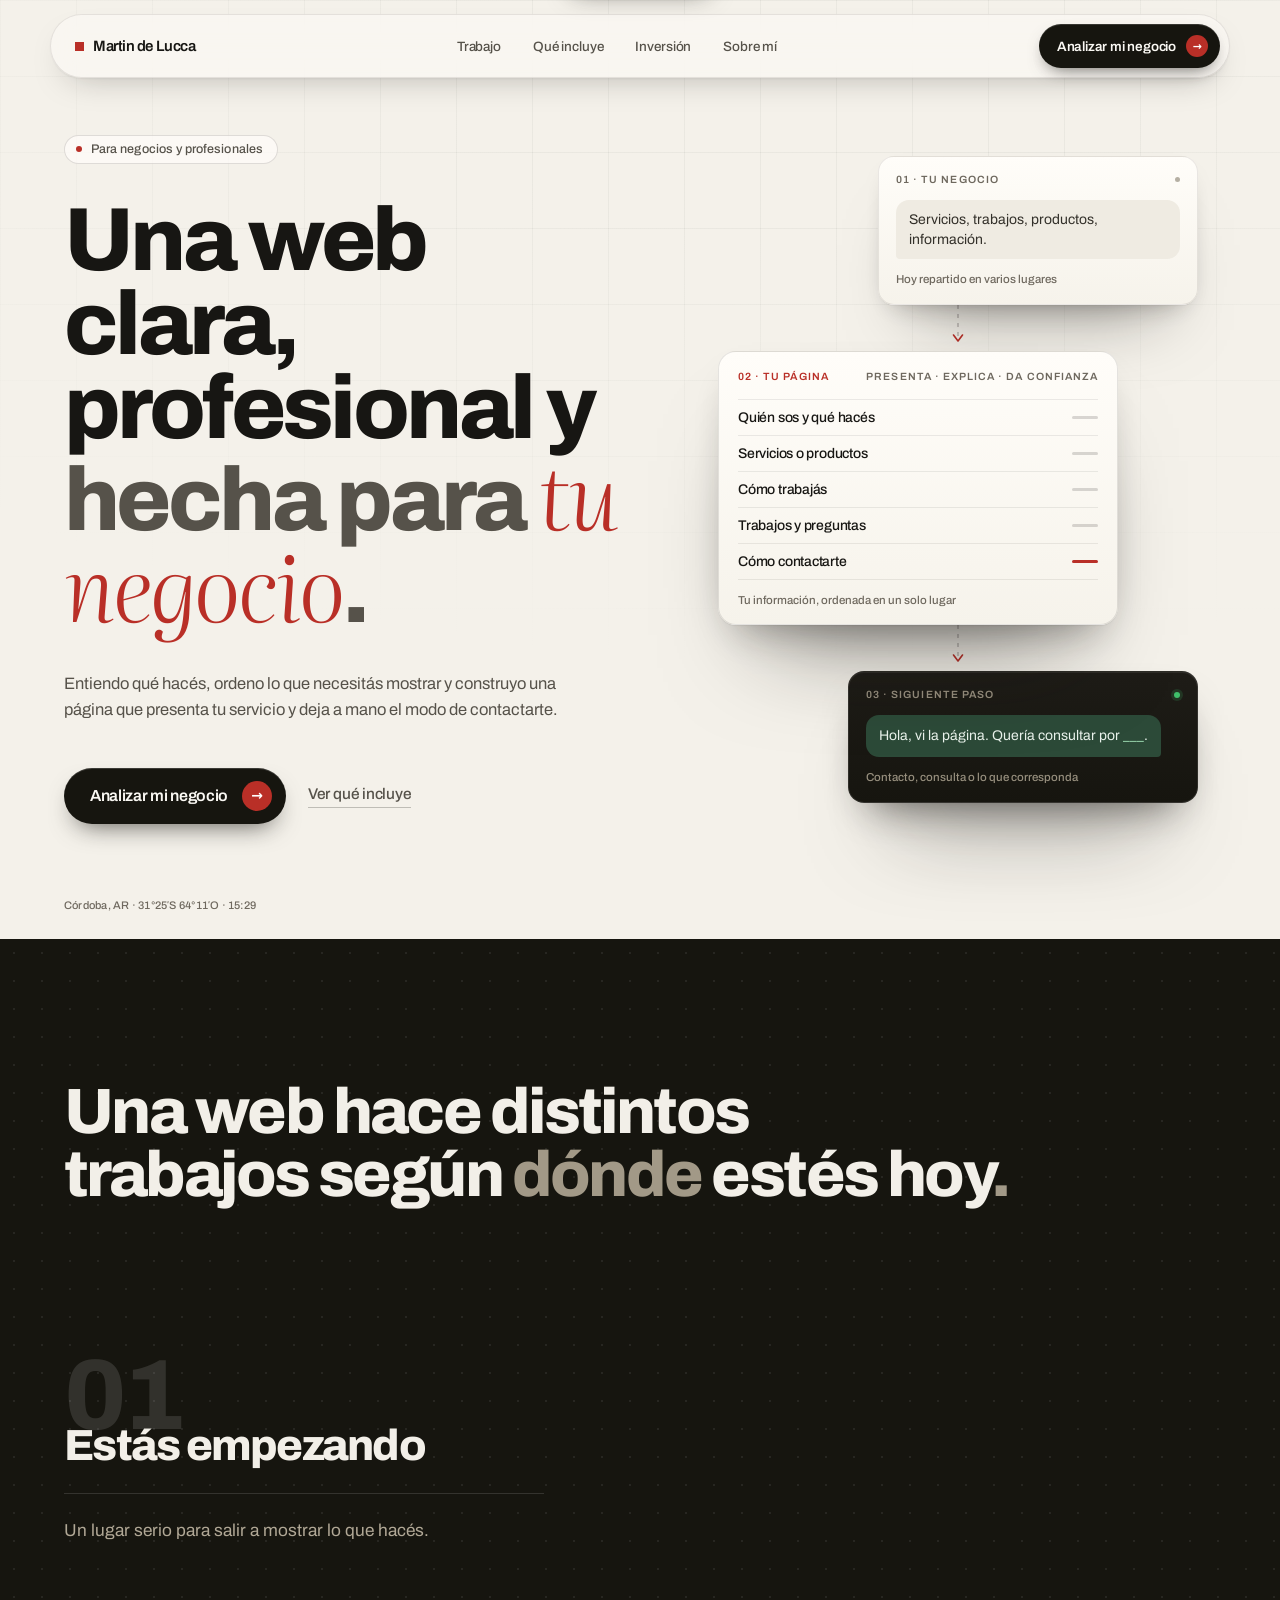
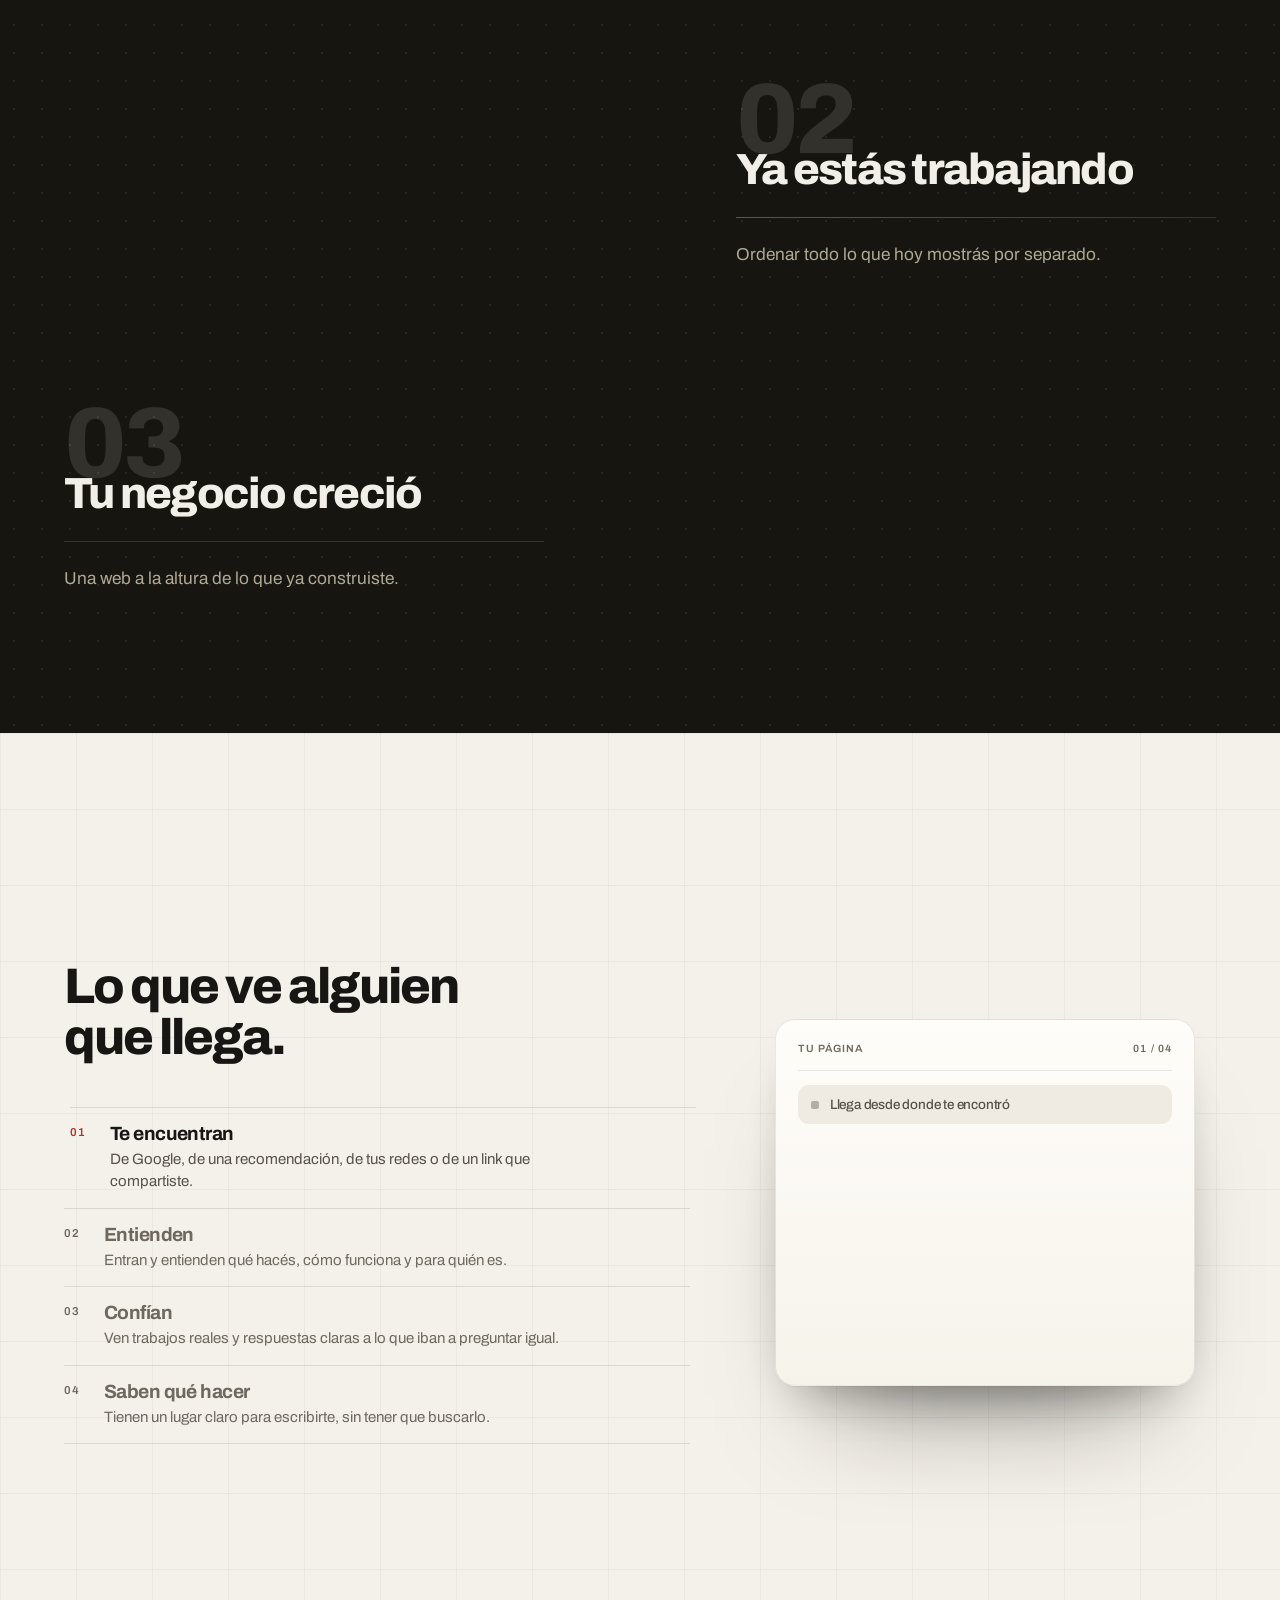
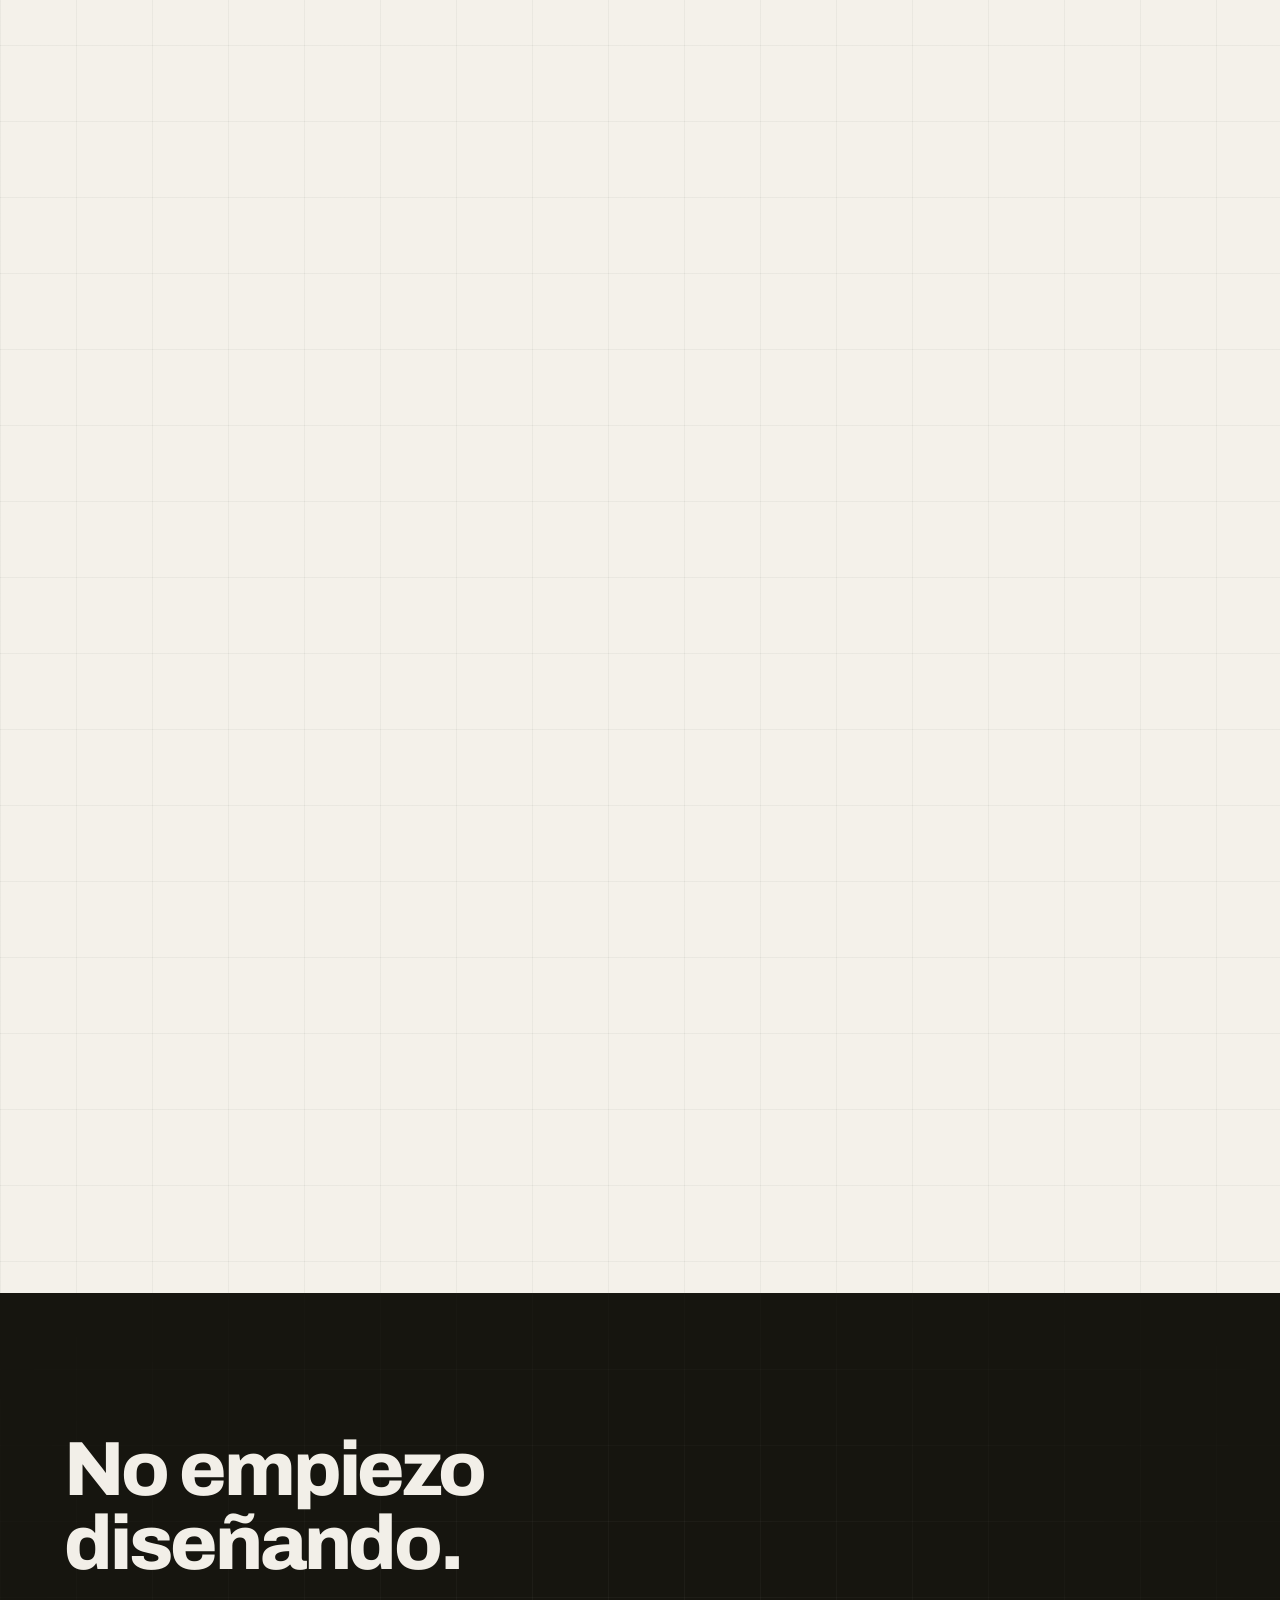
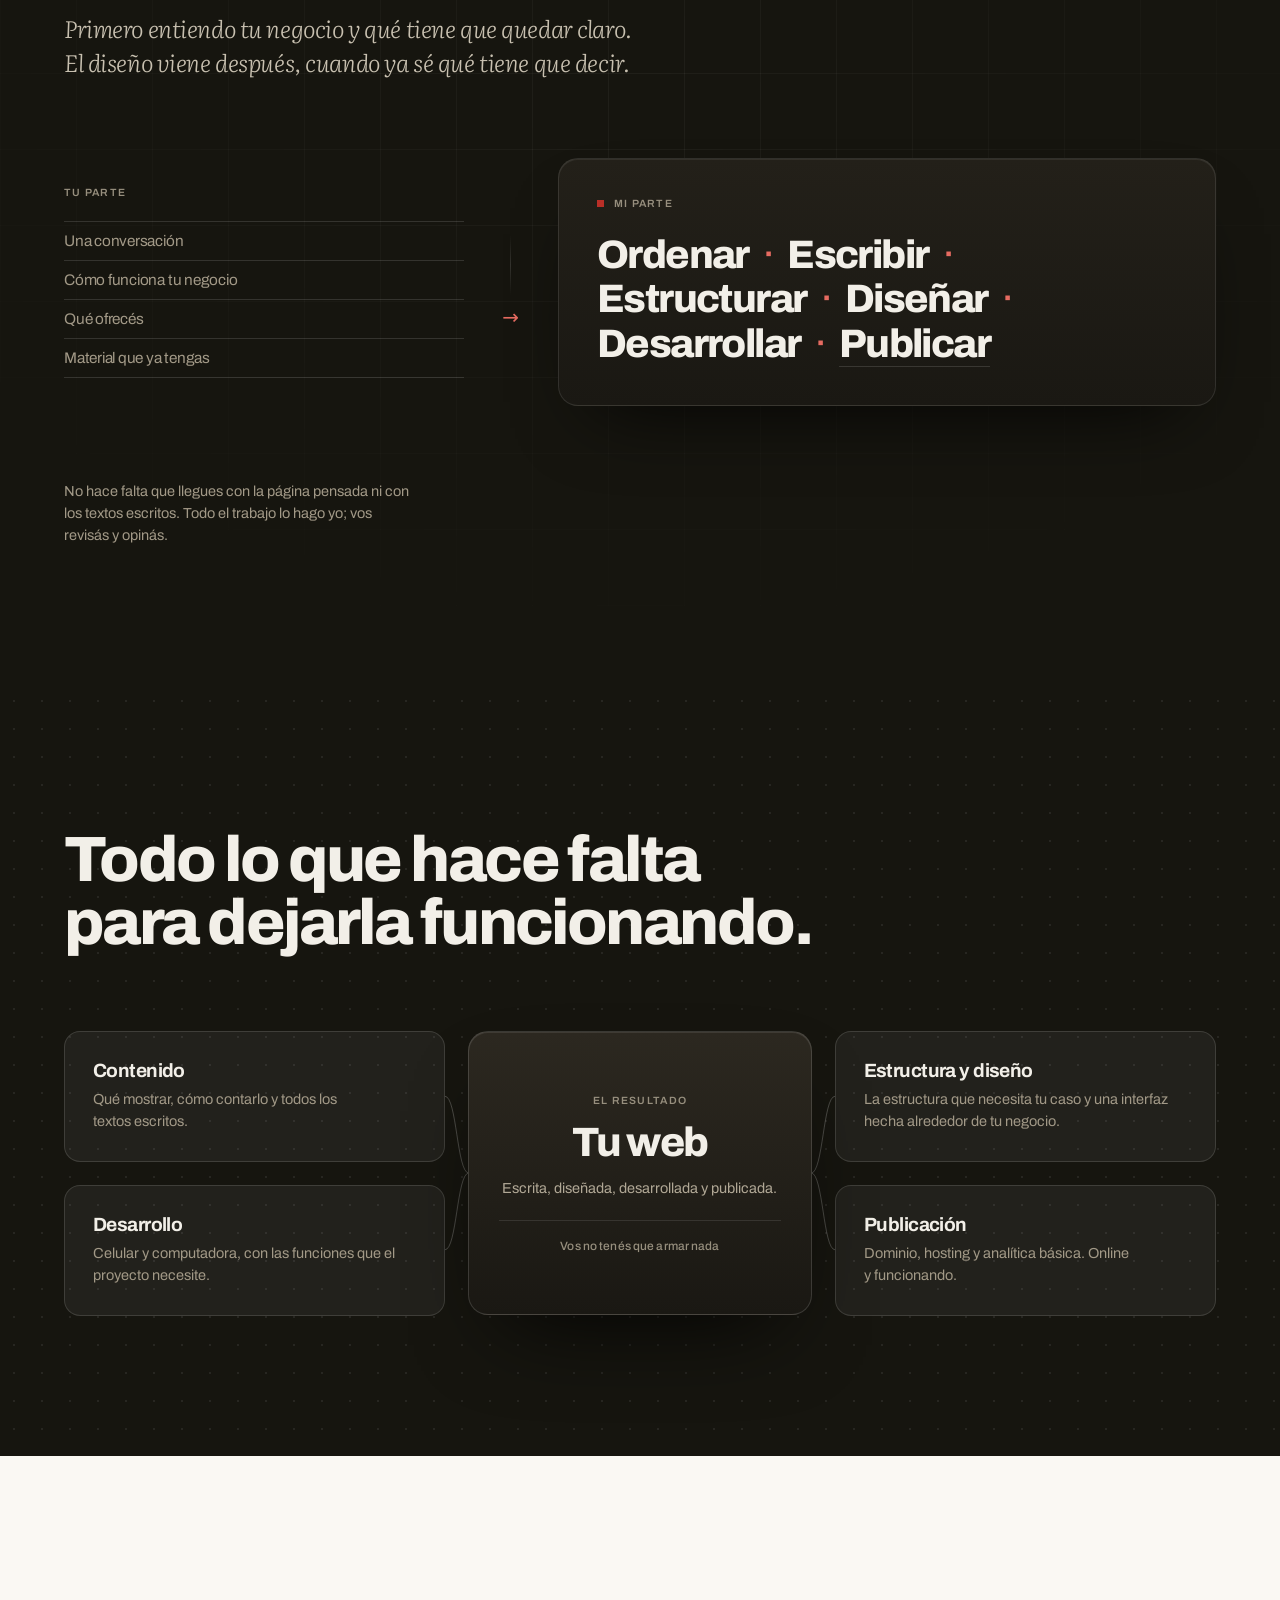
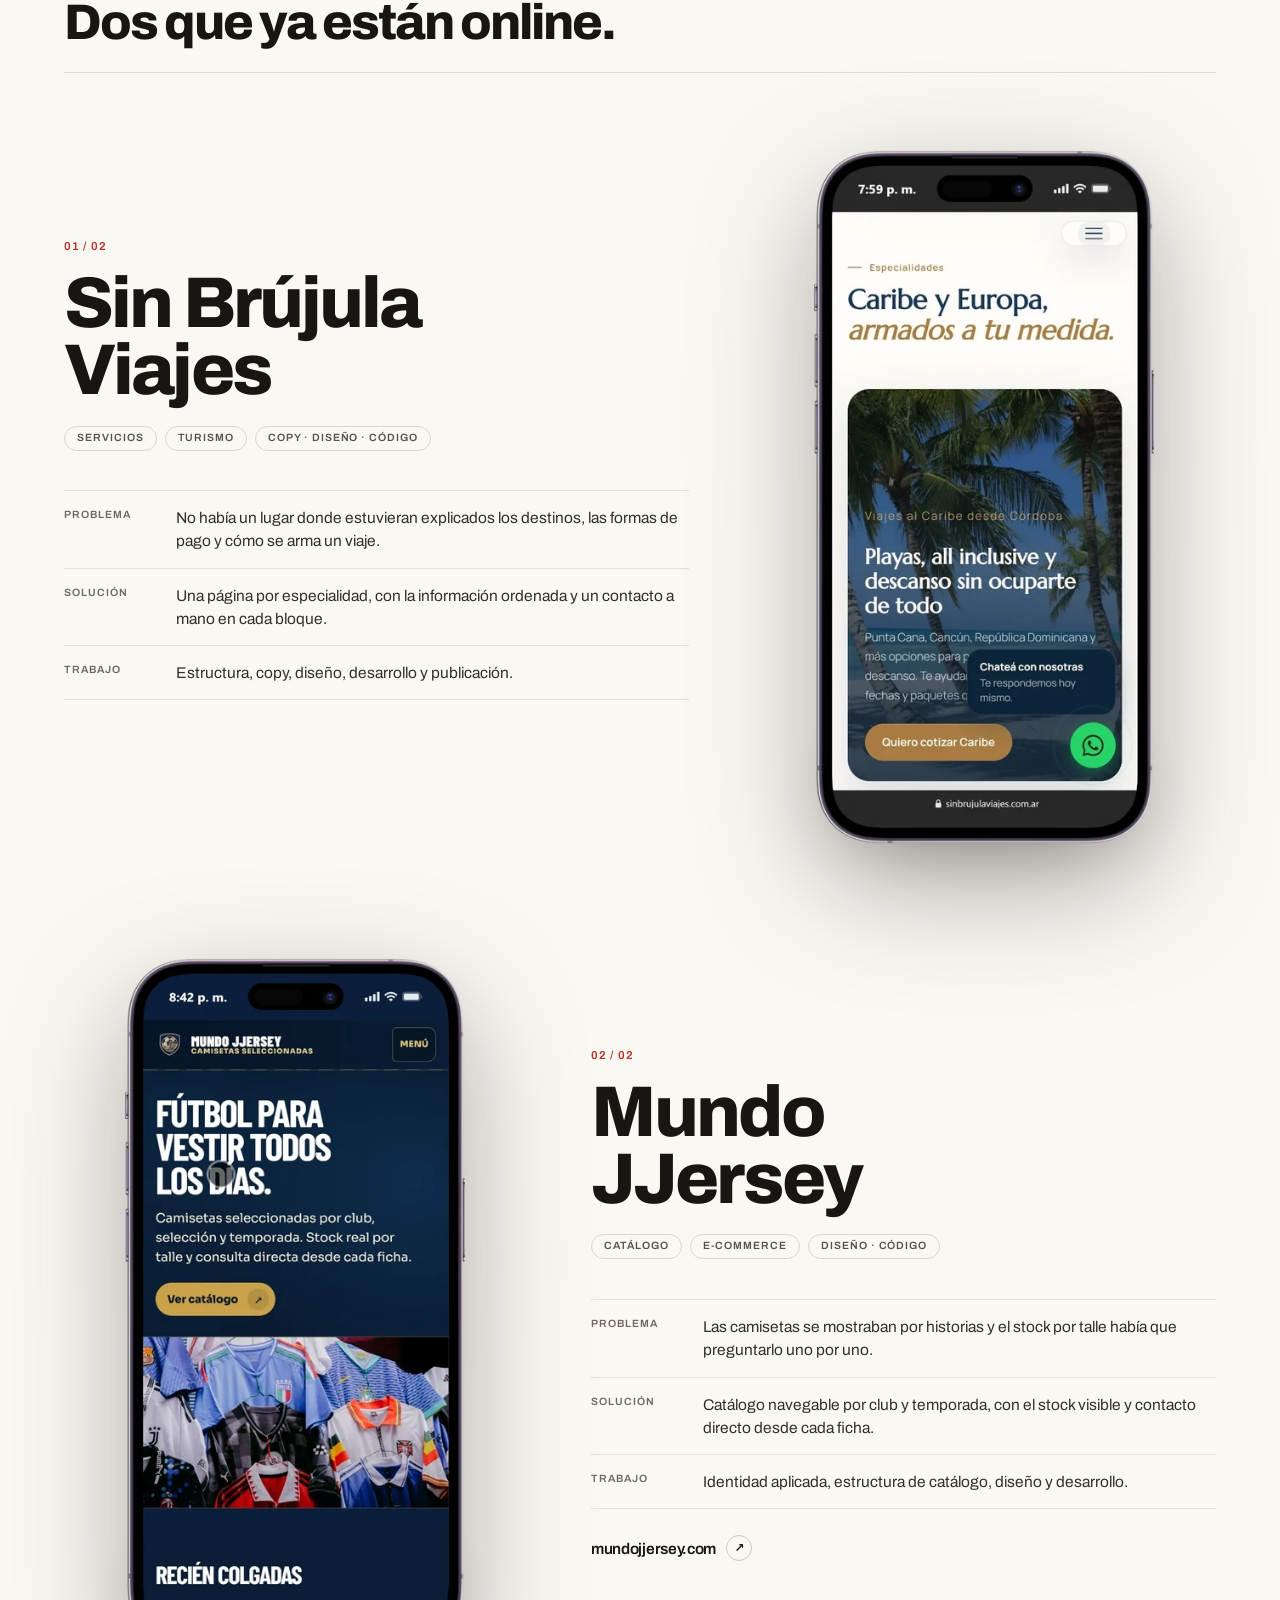
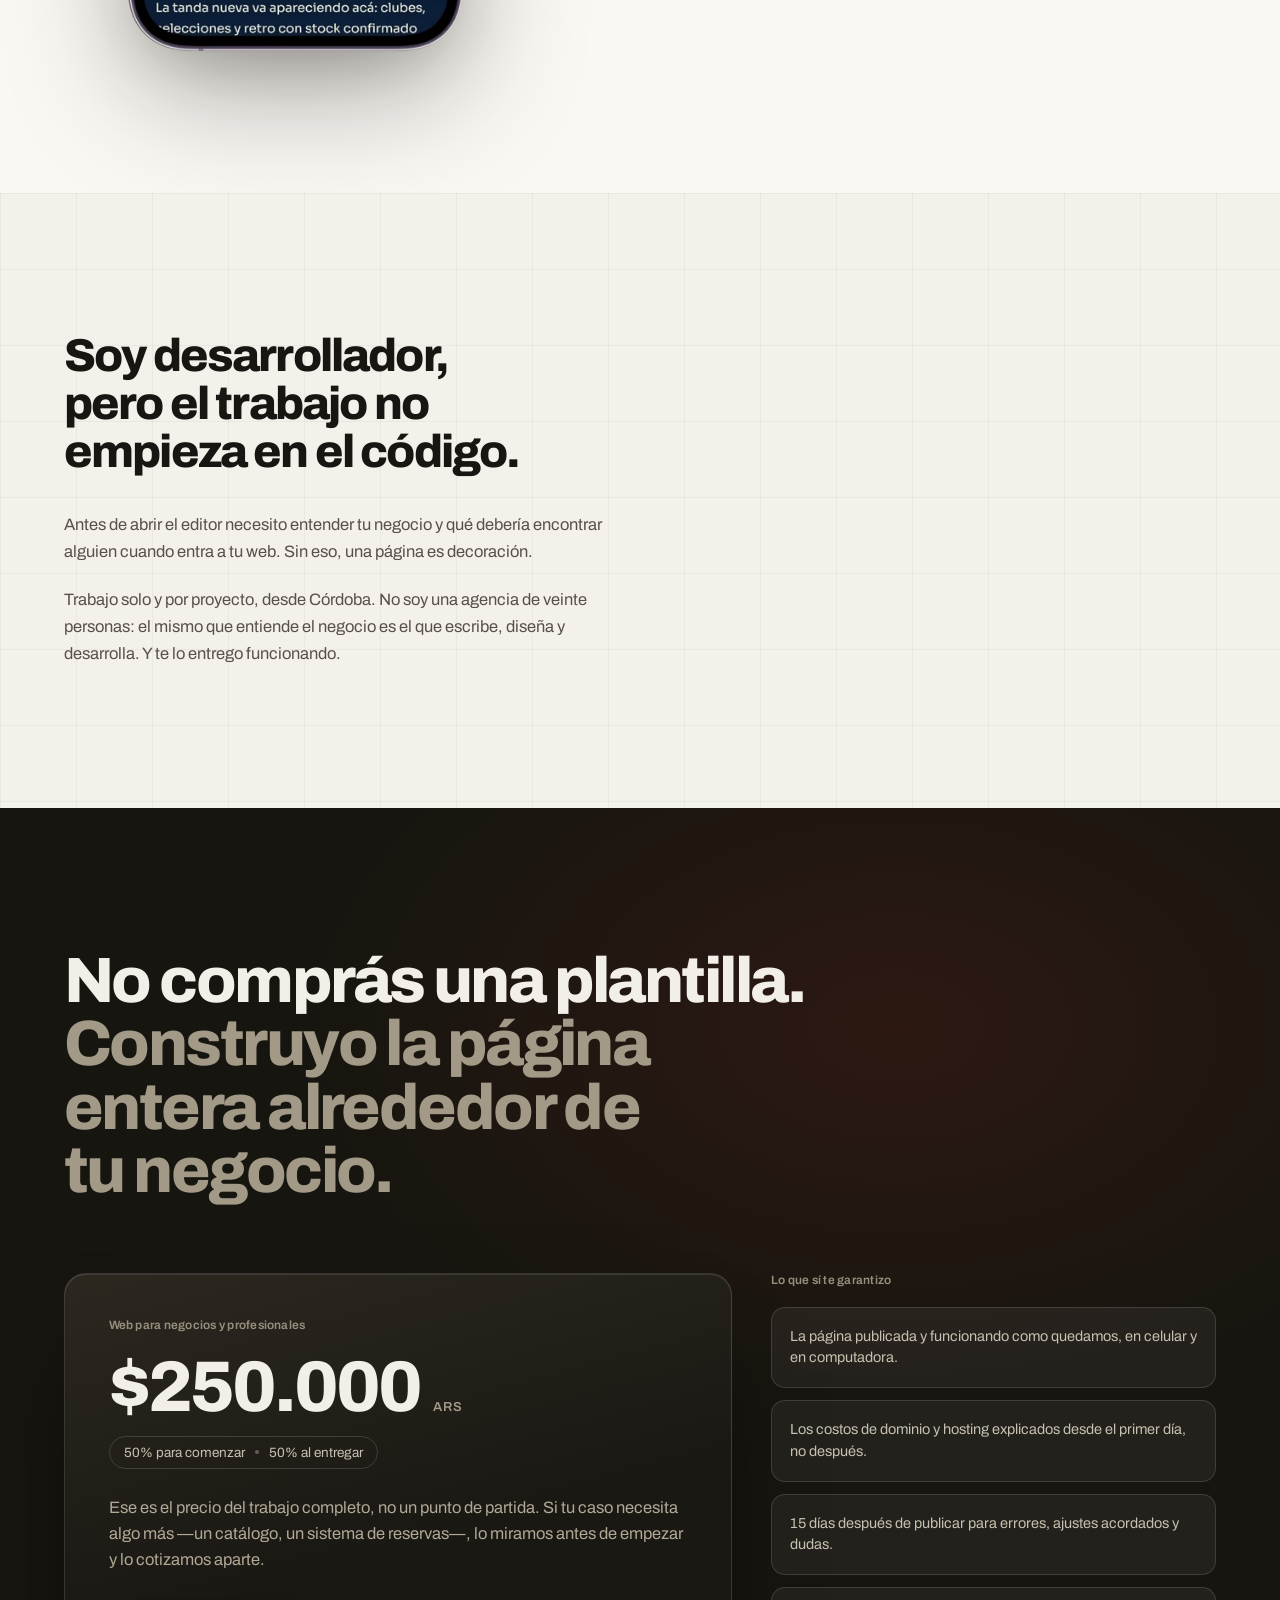
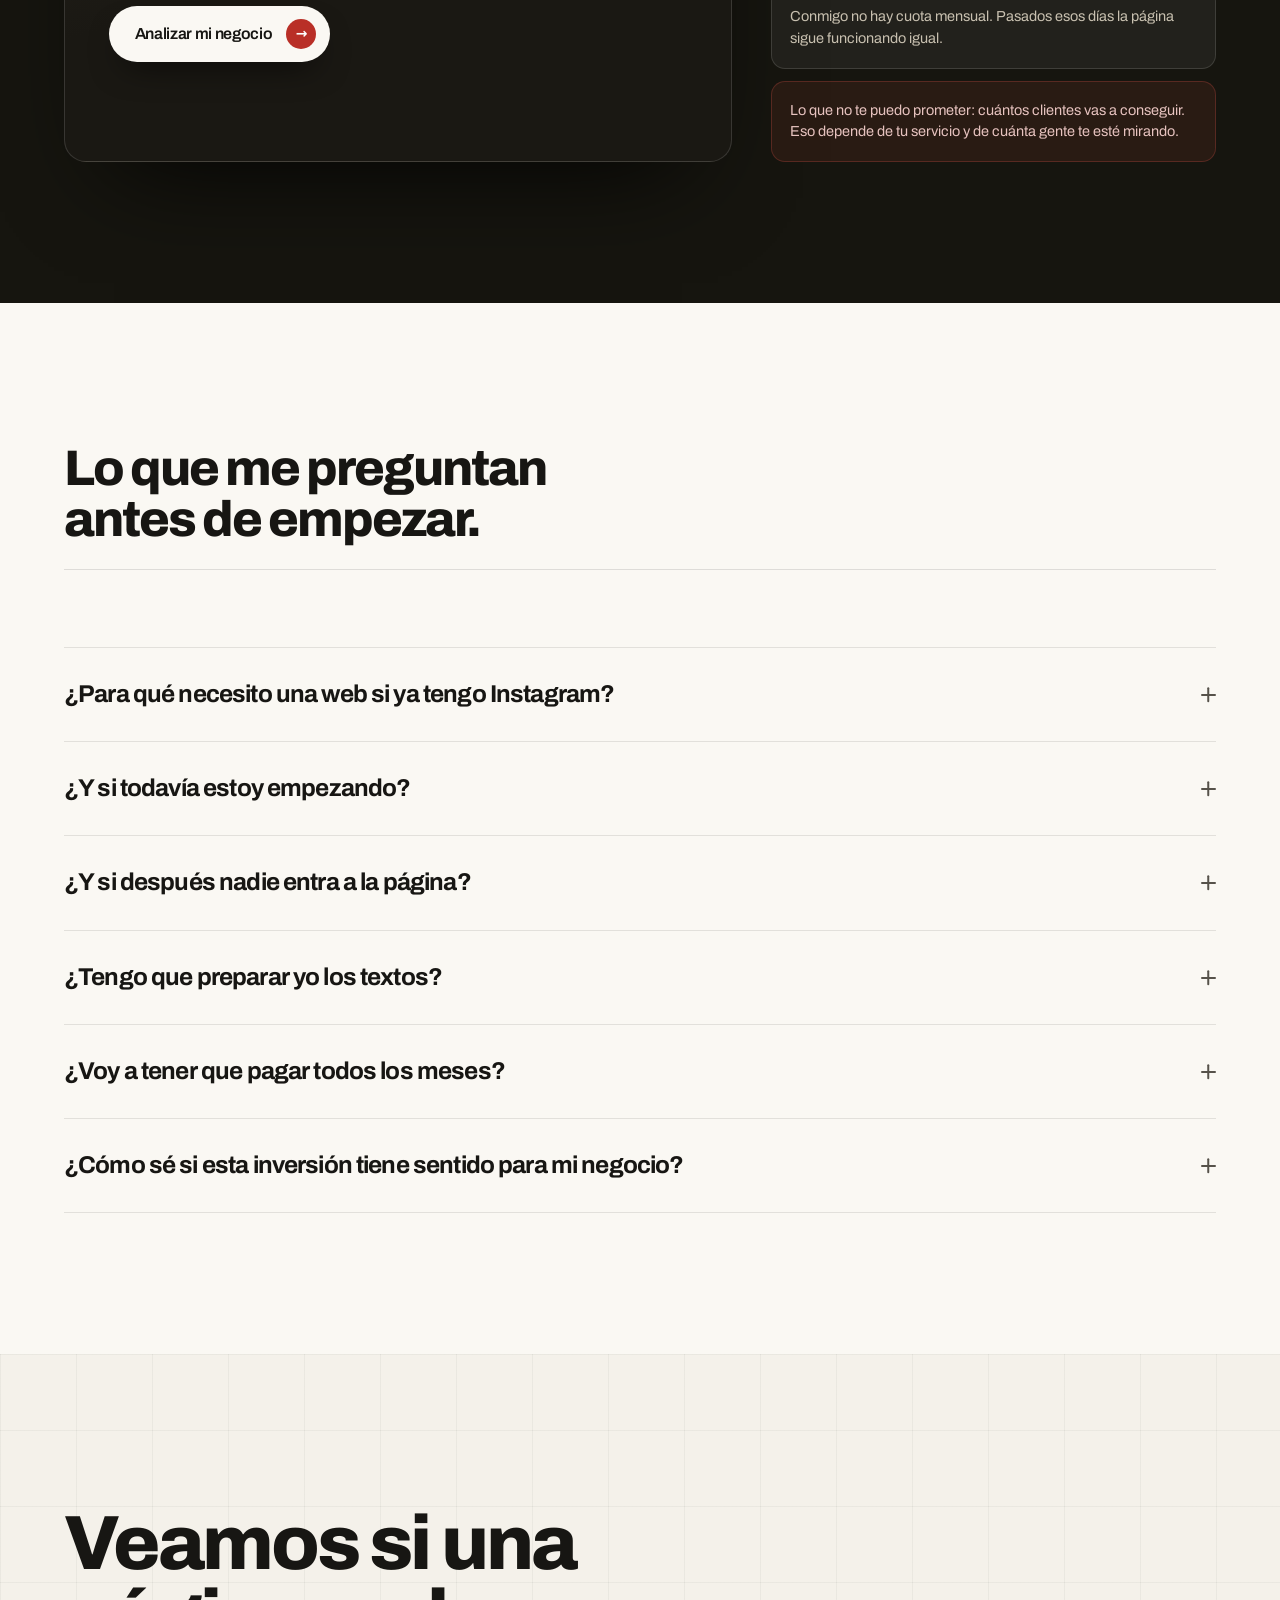
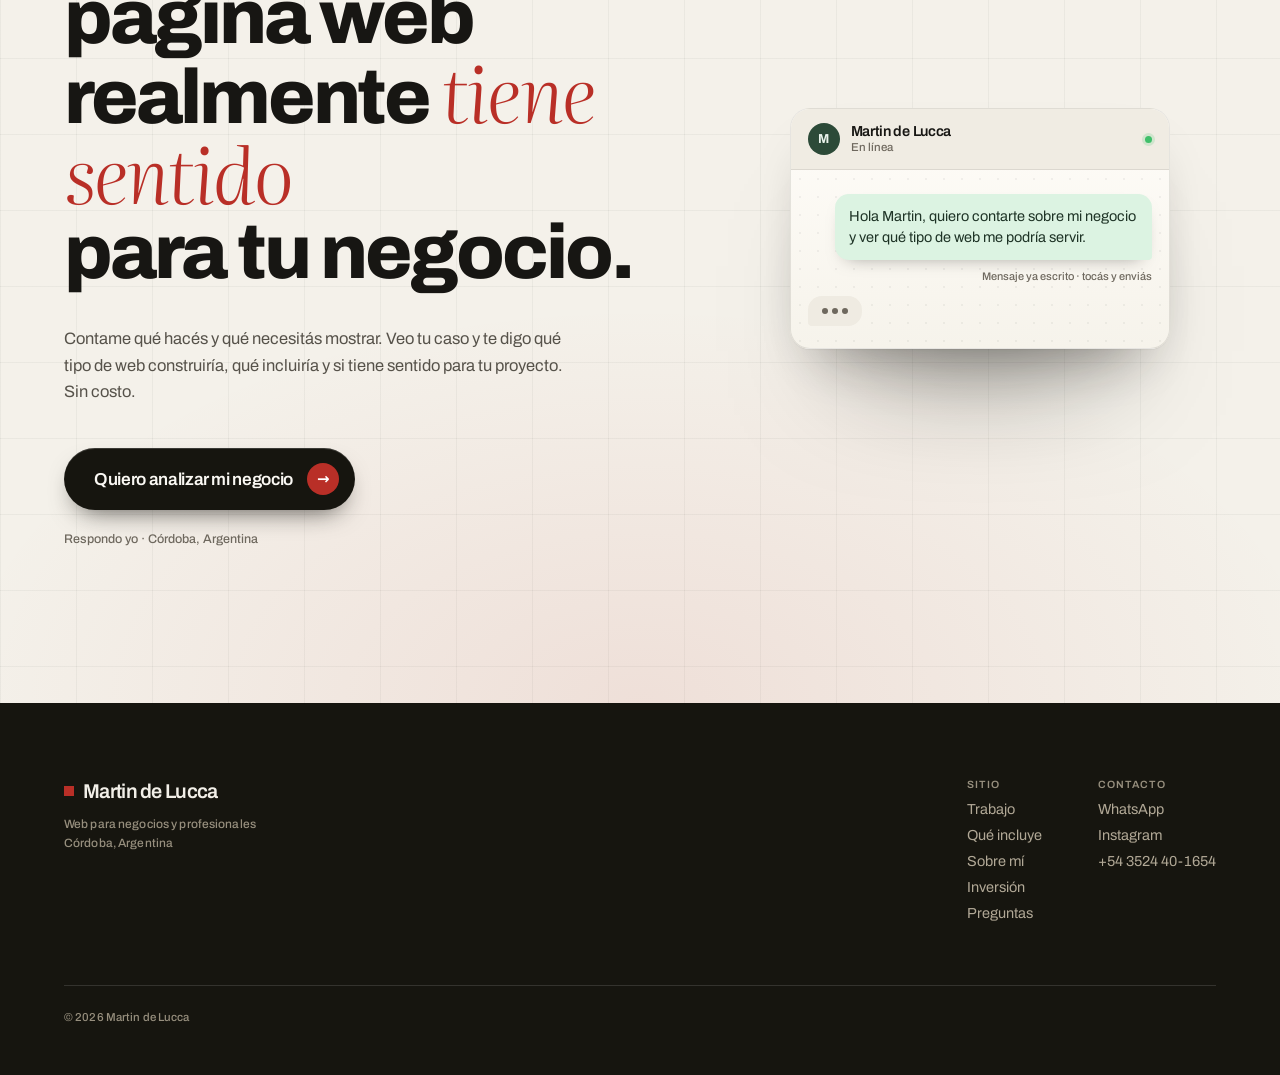
<file: index.html>
<!DOCTYPE html>
<html lang="es-AR">

<head>
  <meta charset="utf-8" />
  <meta name="viewport" content="width=device-width, initial-scale=1" />
  <title>Páginas web para negocios y profesionales · Córdoba</title>
  <meta name="description"
    content="Diseño y desarrollo páginas web para negocios y profesionales: ordeno qué mostrar y escribo los textos. Publicada y funcionando. Córdoba, Argentina." />
  <link rel="canonical" href="https://martindelucca.me/" />
  <meta name="robots" content="index, follow, max-image-preview:large" />
  <meta name="theme-color" content="#16150F" />
  <meta property="og:title" content="Martin de Lucca — Páginas web para negocios y profesionales" />
  <meta property="og:description"
    content="Una web clara, profesional y hecha para tu negocio. Con los textos escritos, publicada y funcionando." />
  <meta property="og:type" content="website" />
  <meta property="og:url" content="https://martindelucca.me/" />
  <meta property="og:site_name" content="Martin de Lucca" />
  <meta property="og:locale" content="es_AR" />
  <meta property="og:image" content="https://martindelucca.me/assets/og-image.png" />
  <meta property="og:image:width" content="1200" />
  <meta property="og:image:height" content="630" />
  <meta property="og:image:alt"
    content="Martin de Lucca — páginas web para negocios y profesionales. Córdoba, Argentina." />
  <meta name="twitter:card" content="summary_large_image" />
  <link rel="icon" href="assets/favicon-32.png" sizes="32x32" />
  <link rel="icon" href="assets/favicon.svg" type="image/svg+xml" />
  <link rel="apple-touch-icon" href="assets/apple-touch-icon.png" />
  <!-- Las dos fuentes arman el H1, que es lo más grande arriba del fold: van
       precargadas para que salgan junto al CSS y no una cascada después. -->
  <link rel="preload" href="assets/fonts/archivo-latin-var.woff2" as="font" type="font/woff2" crossorigin />
  <link rel="preload" href="assets/fonts/literata-italic-latin-var.woff2" as="font" type="font/woff2" crossorigin />
  <link rel="stylesheet" href="styles.css" />

  <script type="application/ld+json">
  {
    "@context": "https://schema.org",
    "@graph": [
      {
        "@type": "WebSite",
        "@id": "https://martindelucca.me/#sitio",
        "url": "https://martindelucca.me/",
        "name": "Martin de Lucca",
        "inLanguage": "es-AR",
        "publisher": {
          "@id": "https://martindelucca.me/#martin"
        }
      },
      {
        "@type": "Person",
        "@id": "https://martindelucca.me/#martin",
        "name": "Martin de Lucca",
        "jobTitle": "Diseñador y desarrollador web",
        "url": "https://martindelucca.me/",
        "worksFor": {
          "@id": "https://martindelucca.me/#negocio"
        },
        "sameAs": [
          "https://www.instagram.com/martindelucca_/"
        ],
        "address": {
          "@type": "PostalAddress",
          "addressLocality": "Córdoba",
          "addressCountry": "AR"
        }
      },
      {
        "@type": "ProfessionalService",
        "@id": "https://martindelucca.me/#negocio",
        "name": "Martin de Lucca — Páginas web para negocios y profesionales",
        "url": "https://martindelucca.me/",
        "image": "https://martindelucca.me/assets/og-image.png",
        "description": "Diseño y desarrollo de páginas web para negocios y profesionales: estructura, textos escritos, diseño, desarrollo y publicación.",
        "telephone": "+543524401654",
        "founder": {
          "@id": "https://martindelucca.me/#martin"
        },
        "knowsLanguage": "es-AR",
        "sameAs": [
          "https://www.instagram.com/martindelucca_/"
        ],
        "address": {
          "@type": "PostalAddress",
          "addressLocality": "Córdoba",
          "addressCountry": "AR"
        },
        "areaServed": [
          {
            "@type": "City",
            "name": "Córdoba"
          },
          {
            "@type": "Country",
            "name": "Argentina"
          }
        ],
        "makesOffer": {
          "@type": "Offer",
          "name": "Web para negocios y profesionales",
          "description": "El trabajo completo: estructura, textos, diseño, desarrollo y publicación. 50% para comenzar y 50% al entregar. Incluye 15 días posteriores para errores y ajustes acordados.",
          "price": "250000",
          "priceCurrency": "ARS",
          "url": "https://martindelucca.me/#precio",
          "availability": "https://schema.org/InStock",
          "itemOffered": {
            "@type": "Service",
            "name": "Diseño y desarrollo de páginas web",
            "serviceType": "Diseño y desarrollo web",
            "provider": {
              "@id": "https://martindelucca.me/#negocio"
            }
          }
        }
      },
      {
        "@type": "FAQPage",
        "@id": "https://martindelucca.me/#preguntas",
        "url": "https://martindelucca.me/#preguntas",
        "inLanguage": "es-AR",
        "mainEntity": [
          {
            "@type": "Question",
            "name": "¿Para qué necesito una web si ya tengo Instagram?",
            "acceptedAnswer": {
              "@type": "Answer",
              "text": "Instagram puede seguir funcionando igual que hasta ahora. La web suma un lugar propio, donde tu negocio queda presentado y explicado sin depender de lo que se pierde entre publicaciones. Conviven bien."
            }
          },
          {
            "@type": "Question",
            "name": "¿Y si todavía estoy empezando?",
            "acceptedAnswer": {
              "@type": "Answer",
              "text": "Sí. Si estás arrancando, sirve para tener desde el principio un lugar profesional donde presentar lo que hacés, mostrar tu trabajo y compartir información, sin depender sólo de redes o mensajes."
            }
          },
          {
            "@type": "Question",
            "name": "¿Y si después nadie entra a la página?",
            "acceptedAnswer": {
              "@type": "Answer",
              "text": "La web es un lugar que después podés compartir: se enlaza desde tus redes, desde Google o desde WhatsApp. Visitas no te puedo prometer. Lo que sí, es que quede publicada y lista para compartir."
            }
          },
          {
            "@type": "Question",
            "name": "¿Tengo que preparar yo los textos?",
            "acceptedAnswer": {
              "@type": "Answer",
              "text": "No. Los textos están incluidos y los escribo yo. Lo único que necesito es una conversación sobre tu negocio: qué ofrecés, cómo trabajás y qué te suelen preguntar. El resto lo armo yo y lo revisamos juntos."
            }
          },
          {
            "@type": "Question",
            "name": "¿Voy a tener que pagar todos los meses?",
            "acceptedAnswer": {
              "@type": "Answer",
              "text": "Conmigo no hay cuota mensual. Dominio y hosting son costos de terceros, dichos desde el primer día. Incluye 15 días para errores y ajustes; después la página sigue funcionando sin contratar nada. Si más adelante querés cambios, se cotizan."
            }
          },
          {
            "@type": "Question",
            "name": "¿Cómo sé si esta inversión tiene sentido para mi negocio?",
            "acceptedAnswer": {
              "@type": "Answer",
              "text": "Depende de qué necesitás resolver. El trabajo completo son $250.000 ARS, 50% para empezar y 50% al entregar. Antes de arrancar vemos tu caso y el alcance: si una web no tiene una función clara para tu negocio, prefiero decírtelo antes de que gastes plata."
            }
          }
        ]
      }
    ]
  }
  </script>
</head>

<body>

  <a class="skip-link" href="#contenido">Saltar al contenido</a>

  <!-- ═══ HEADER ═══ -->
  <header class="site-header">
    <div class="nav-pill" data-header-pill>
      <a class="brand" href="#top">
        <span class="brand__mark" aria-hidden="true"></span>
        <span class="brand__name">Martin de Lucca</span>
      </a>
      <nav class="site-nav" aria-label="Secciones">
        <a href="#casos">Trabajo</a>
        <a href="#incluye">Qué incluye</a>
        <a href="#precio">Inversión</a>
        <a href="#sobre-mi">Sobre mí</a>
      </nav>
      <a class="btn btn--dark btn--sm"
        href="https://wa.me/543524401654?text=Hola%20Martin%2C%20quiero%20contarte%20sobre%20mi%20negocio%20y%20ver%20qu%C3%A9%20tipo%20de%20web%20me%20podr%C3%ADa%20servir."
        data-mag>
        <span class="btn__label">Analizar mi negocio</span>
        <span class="btn__arrow" aria-hidden="true">→</span>
      </a>
    </div>
  </header>

  <main id="contenido">

    <!-- ═══ HERO ═══ -->
    <section class="hero bg-grid" id="top">
      <div class="hero__fade" aria-hidden="true"></div>
      <div class="wrap hero__inner">

        <div class="hero__copy">
          <div class="eyebrow-pill" data-r="up">
            <span class="dot dot--pulse" aria-hidden="true"></span>
            <span>Para negocios y profesionales</span>
          </div>

          <h1 class="h1" data-r="up" data-rd="80">
            Una web clara,<br />profesional y<br />
            <span class="dim">hecha para </span><em class="em">tu negocio</em><span class="dim">.</span>
          </h1>

          <p class="lead" data-r="up" data-rd="170">
            Entiendo qué hacés, ordeno lo que necesitás mostrar y construyo una página que presenta tu servicio y
            deja a mano el modo de contactarte.
          </p>
          <div class="actions" data-r="up" data-rd="240">
            <a class="btn btn--dark"
              href="https://wa.me/543524401654?text=Hola%20Martin%2C%20quiero%20contarte%20sobre%20mi%20negocio%20y%20ver%20qu%C3%A9%20tipo%20de%20web%20me%20podr%C3%ADa%20servir."
              data-mag>
              Analizar mi negocio
              <span class="btn__arrow btn__arrow--lg" aria-hidden="true">→</span>
            </a>
            <a class="link-under" href="#incluye">Ver qué incluye</a>
          </div>
        </div>

        <!-- Objeto visual: tu negocio → tu página → siguiente paso -->
        <div class="hero__stage-col">
          <div class="stage" data-hero-stage>

            <div class="stage__slot stage__slot--a" data-depth="0.5">
              <div class="card card--paper" data-lift>
                <header class="card__head">
                  <span class="label label--tag">01 · Tu negocio</span>
                  <span class="dot dot--grey" aria-hidden="true"></span>
                </header>
                <p class="bubble bubble--in">Servicios, trabajos, productos, información.</p>
                <p class="label label--note only-desktop">Hoy repartido en varios lugares</p>
              </div>
            </div>

            <div class="connector" aria-hidden="true">
              <svg width="14" height="46" viewBox="0 0 14 46" fill="none">
                <path class="connector__line" d="M7 0 V 34" stroke-width="1.5" stroke-dasharray="4 5" />
                <path d="M2.5 30 L7 36 L11.5 30" stroke="var(--accent)" stroke-width="1.6" fill="none"
                  stroke-linecap="round" stroke-linejoin="round" />
              </svg>
            </div>

            <div class="stage__slot stage__slot--b" data-depth="1.1">
              <div class="card card--paper card--hero-main" data-lift>
                <header class="card__head">
                  <span class="label label--tag label--accent">02 · Tu página</span>
                  <span class="label label--tag label--faint only-desktop">Presenta · Explica · Da confianza</span>
                </header>
                <ul class="rowlist only-desktop">
                  <li><span class="rowlist__t">Quién sos y qué hacés</span><span class="rowlist__bar"></span></li>
                  <li><span class="rowlist__t">Servicios o productos</span><span class="rowlist__bar"></span></li>
                  <li><span class="rowlist__t">Cómo trabajás</span><span class="rowlist__bar"></span></li>
                  <li><span class="rowlist__t">Trabajos y preguntas</span><span class="rowlist__bar"></span></li>
                  <li class="is-last"><span class="rowlist__t">Cómo
                      contactarte</span><span class="rowlist__bar rowlist__bar--accent"></span></li>
                </ul>
                <p class="rowlist__compact only-mobile">Presenta · Explica · Da confianza</p>
                <p class="label label--note only-desktop">Tu información, ordenada en un solo lugar</p>
              </div>
            </div>

            <div class="connector" aria-hidden="true">
              <svg width="14" height="46" viewBox="0 0 14 46" fill="none">
                <path class="connector__line" d="M7 0 V 34" stroke-width="1.5" stroke-dasharray="4 5" />
                <path d="M2.5 30 L7 36 L11.5 30" stroke="var(--accent)" stroke-width="1.6" fill="none"
                  stroke-linecap="round" stroke-linejoin="round" />
              </svg>
            </div>

            <div class="stage__slot stage__slot--c" data-depth="1.7">
              <div class="card card--ink" data-lift>
                <header class="card__head">
                  <span class="label label--tag label--dim">03 · Siguiente paso</span>
                  <span class="dot dot--green" aria-hidden="true"></span>
                </header>
                <p class="bubble bubble--wa">Hola, vi la página. Quería consultar por <span
                    class="bubble__blank">___</span>.</p>
                <p class="label label--note label--dim only-desktop">Contacto, consulta o lo que corresponda</p>
              </div>
            </div>

          </div>
        </div>
      </div>

      <p class="coords label" data-clock></p>
    </section>

    <!-- ═══ 01 · TU PUNTO DE PARTIDA ═══ -->
    <section class="section section--ink bg-dots partida">
      <div class="wrap">
        <h2 class="h2 h2--md partida__h" data-r="up">
          Una web hace distintos<br />trabajos según
          <span class="dim">dónde</span> estés hoy<span class="dim">.</span>
        </h2>

        <ol class="starts">
          <li class="start" data-r="up">
            <span class="start__n label" aria-hidden="true">01</span>
            <h3 class="start__t">Estás empezando</h3>
            <span class="start__rule" aria-hidden="true"></span>
            <p class="start__d">Un lugar serio para salir a mostrar lo que hacés.</p>
          </li>
          <li class="start start--shift" data-r="up" data-rd="90">
            <span class="start__n label" aria-hidden="true">02</span>
            <h3 class="start__t">Ya estás trabajando</h3>
            <span class="start__rule" aria-hidden="true"></span>
            <p class="start__d">Ordenar todo lo que hoy mostrás por separado.</p>
          </li>
          <li class="start" data-r="up" data-rd="180">
            <span class="start__n label" aria-hidden="true">03</span>
            <h3 class="start__t">Tu negocio creció</h3>
            <span class="start__rule" aria-hidden="true"></span>
            <p class="start__d">Una web a la altura de lo que ya construiste.</p>
          </li>
        </ol>
      </div>
    </section>

    <!-- ═══ 02 · QUÉ RESUELVE (escena sticky) ═══ -->
    <section class="journey bg-grid" data-journey>
      <div class="journey__sticky" data-journey-sticky>
        <div class="wrap journey__inner">

          <div class="journey__copy">
            <h2 class="h2 h2--sm" data-r="up">Lo que ve alguien<br />que llega.</h2>

            <ol class="steps" data-steps>
              <li class="step" data-step="0">
                <span class="step__n label">01</span>
                <div>
                  <h3 class="step__t">Te encuentran</h3>
                  <p class="step__d">De Google, de una recomendación, de tus redes o de un link que compartiste.</p>
                </div>
              </li>
              <li class="step" data-step="1">
                <span class="step__n label">02</span>
                <div>
                  <h3 class="step__t">Entienden</h3>
                  <p class="step__d">Entran y entienden qué hacés, cómo funciona y para quién es.</p>
                </div>
              </li>
              <li class="step" data-step="2">
                <span class="step__n label">03</span>
                <div>
                  <h3 class="step__t">Confían</h3>
                  <p class="step__d">Ven trabajos reales y respuestas claras a lo que iban a preguntar igual.</p>
                </div>
              </li>
              <li class="step is-last" data-step="3">
                <span class="step__n label">04</span>
                <div>
                  <h3 class="step__t">Saben qué hacer</h3>
                  <p class="step__d">Tienen un lugar claro para escribirte, sin tener que buscarlo.</p>
                </div>
              </li>
            </ol>
          </div>

          <div class="journey__demo">
            <div class="card card--paper card--demo">
              <header class="demo__head">
                <span class="label label--tag">Tu página</span>
                <span class="label label--tag label--accent" data-progress-label>01 / 04</span>
              </header>
              <div class="demo__body" data-build>
                <div class="demo__row demo__row--src" data-b="0"><span class="sq" aria-hidden="true"></span><span>Llega
                    desde donde te encontró</span></div>
                <div class="demo__block" data-b="1"><span class="skel skel--title"></span><span
                    class="skel skel--l"></span><span class="skel skel--m"></span></div>
                <div class="demo__pair" data-b="2"><span class="demo__chip label">Trabajos</span><span
                    class="demo__chip label">Preguntas</span></div>
                <div class="demo__wa" data-b="3">
                  <p class="bubble bubble--wa-lt">Hola, vi la página. Quería consultar por el servicio para principios
                    de
                    mes.</p>
                  <p class="label demo__wa-note"><span class="dot dot--green" aria-hidden="true"></span>El siguiente
                    paso,
                    a mano</p>
                </div>
              </div>
            </div>
          </div>

        </div>
      </div>
    </section>

    <!-- ═══ 03 · CÓMO TRABAJO ═══ -->
    <section class="section section--ink diferencial">
      <div class="diferencial__grid" aria-hidden="true"></div>
      <div class="wrap">
        <h2 class="h2 h2--lg" data-r="up">No empiezo<br />diseñando.</h2>
        <p class="pullquote" data-r="up" data-rd="130">Primero entiendo tu negocio y qué tiene que quedar claro. El
          diseño
          viene después, cuando ya sé qué tiene que decir.</p>

        <div class="handoff">
          <div class="handoff__you" data-r="left">
            <p class="label label--tag label--dim">Tu parte</p>
            <ul class="handoff__list">
              <li>Una conversación</li>
              <li>Cómo funciona tu negocio</li>
              <li>Qué ofrecés</li>
              <li>Material que ya tengas</li>
            </ul>
          </div>

          <div class="handoff__link" aria-hidden="true">
            <span class="handoff__line"></span>
            <span class="handoff__arrow">→</span>
          </div>

          <div class="handoff__mine" data-r="right" data-rd="120">
            <p class="label label--tag label--accent-lt"><span class="sq sq--accent" aria-hidden="true"></span>Mi parte
            </p>
            <ul class="handoff__list handoff__list--mine">
              <li>Ordenar</li>
              <li>Escribir</li>
              <li>Estructurar</li>
              <li>Diseñar</li>
              <li>Desarrollar</li>
              <li>Publicar</li>
            </ul>
          </div>
          <p class="handoff__note" data-r="up" data-rd="200">No hace falta que llegues con la página pensada ni
            con los textos escritos. Todo el trabajo lo hago yo; vos revisás y opinás.</p>
        </div>
      </div>
    </section>

    <!-- ═══ 04 · QUÉ INCLUYE ═══ -->
    <section class="section section--ink bg-dots" id="incluye">
      <div class="wrap">
        <h2 class="h2 h2--md" data-r="up">Todo lo que hace falta<br />para dejarla funcionando.</h2>

        <div class="system" data-system>
          <svg class="system__links" data-sys-svg aria-hidden="true"></svg>

          <article class="area area--contenido" data-mod="l0" data-r="left">
            <h3>Contenido</h3>
            <p class="area__d">Qué mostrar, cómo contarlo y todos los textos escritos.</p>
          </article>

          <article class="area area--diseno" data-mod="r0" data-r="right">
            <h3>Estructura y diseño</h3>
            <p class="area__d">La estructura que necesita tu caso y una interfaz hecha alrededor de tu negocio.</p>
          </article>

          <div class="core" data-core data-r="scale">
            <p class="label label--tag label--accent-lt">El resultado</p>
            <h3 class="core__title">Tu web</h3>
            <p class="core__desc">Escrita, diseñada, desarrollada y publicada.</p>
            <p class="label core__foot">Vos no tenés que armar nada</p>
          </div>

          <article class="area area--desarrollo" data-mod="l1" data-r="left" data-rd="90">
            <h3>Desarrollo</h3>
            <p class="area__d">Celular y computadora, con las funciones que el proyecto necesite.</p>
          </article>

          <article class="area area--publicacion" data-mod="r1" data-r="right" data-rd="90">
            <h3>Publicación</h3>
            <p class="area__d">Dominio, hosting y analítica básica. Online y funcionando.</p>
          </article>
        </div>
      </div>
    </section>

    <!-- ═══ 05 · TRABAJOS ═══ -->
    <section class="section section--paper" id="casos">
      <div class="wrap">
        <div class="rule-head">
          <h2 class="h2 h2--sm" data-r="up">Dos que ya están online.</h2>
        </div>

        <article class="case">
          <div class="case__copy">
            <p class="label label--case" data-r="up">01 / 02</p>
            <h3 class="case__title" data-r="up" data-rd="60">Sin Brújula<br />Viajes</h3>
            <ul class="tags" data-r="up" data-rd="110">
              <li>Servicios</li>
              <li>Turismo</li>
              <li>Copy · Diseño · Código</li>
            </ul>
            <dl class="facts" data-r="up" data-rd="160">
              <div>
                <dt class="label">Problema</dt>
                <dd>No había un lugar donde estuvieran explicados los destinos, las formas de pago y cómo se arma un
                  viaje.</dd>
              </div>
              <div>
                <dt class="label">Solución</dt>
                <dd>Una página por especialidad, con la información ordenada y un contacto a mano en cada bloque.</dd>
              </div>
              <div class="is-last only-desktop">
                <dt class="label">Trabajo</dt>
                <dd>Estructura, copy, diseño, desarrollo y publicación.</dd>
              </div>
            </dl>
            <a class="case__link" href="https://sinbrujulaviajes.com.ar" target="_blank" rel="noopener" data-r="up"
              data-rd="210">
              sinbrujulaviajes.com.ar<span class="vh"> (abre en una pestaña nueva)</span><span
                class="btn__arrow btn__arrow--ghost" aria-hidden="true">↗</span>
            </a>
          </div>
          <div class="case__shot" data-r="scale" data-rd="80">
            <div class="shot" data-tilt>
              <span class="shot__shadow" aria-hidden="true"></span>
              <img src="assets/caso-sinbrujula.webp"
                srcset="assets/caso-sinbrujula-400.webp 400w, assets/caso-sinbrujula.webp 716w"
                sizes="(max-width: 600px) 186px, (max-width: 940px) 200px, 340px" alt="Sin Brújula Viajes en el celular"
                width="716" height="1460" loading="lazy" decoding="async" />
            </div>
          </div>
        </article>

        <article class="case case--flip">
          <div class="case__shot" data-r="scale" data-rd="80">
            <div class="shot" data-tilt>
              <span class="shot__shadow" aria-hidden="true"></span>
              <img src="assets/caso-mundojjersey.webp"
                srcset="assets/caso-mundojjersey-400.webp 400w, assets/caso-mundojjersey.webp 716w"
                sizes="(max-width: 600px) 186px, (max-width: 940px) 200px, 340px" alt="Mundo JJersey en el celular"
                width="716" height="1460" loading="lazy" decoding="async" />
            </div>
          </div>
          <div class="case__copy">
            <p class="label label--case" data-r="up">02 / 02</p>
            <h3 class="case__title" data-r="up" data-rd="60">Mundo<br />JJersey</h3>
            <ul class="tags" data-r="up" data-rd="110">
              <li>Catálogo</li>
              <li>E-commerce</li>
              <li>Diseño · Código</li>
            </ul>
            <dl class="facts" data-r="up" data-rd="160">
              <div>
                <dt class="label">Problema</dt>
                <dd>Las camisetas se mostraban por historias y el stock por talle había que preguntarlo uno por uno.
                </dd>
              </div>
              <div>
                <dt class="label">Solución</dt>
                <dd>Catálogo navegable por club y temporada, con el stock visible y contacto directo desde cada ficha.
                </dd>
              </div>
              <div class="is-last only-desktop">
                <dt class="label">Trabajo</dt>
                <dd>Identidad aplicada, estructura de catálogo, diseño y desarrollo.</dd>
              </div>
            </dl>
            <a class="case__link" href="https://mundojjersey.com" target="_blank" rel="noopener" data-r="up"
              data-rd="210">
              mundojjersey.com<span class="vh"> (abre en una pestaña nueva)</span><span
                class="btn__arrow btn__arrow--ghost" aria-hidden="true">↗</span>
            </a>
          </div>
        </article>
      </div>
    </section>

    <!-- ═══ 06 · SOBRE MÍ ═══ -->
    <section class="section bg-grid" id="sobre-mi">
      <div class="wrap">
        <div class="about">

          <!-- TODO · foto real. Cuando exista un retrato de Martin (vertical, 4:5,
             ~800×1000, sin recorte circular), guardarlo como assets/martin.webp y
             descomentar el <figure> de abajo: `.about` pasa sola a dos columnas.
             No se genera con IA, no se usa stock y no se deja un placeholder.
        <figure class="portrait" data-r="scale" data-rd="80">
          <img src="assets/martin.webp" alt="Martin de Lucca" width="800" height="1000" loading="lazy" decoding="async" />
          <figcaption>Córdoba, Argentina</figcaption>
        </figure>
        -->

          <div class="about__main">
            <h2 class="h2 h2--xs" data-r="up">Soy desarrollador, pero el trabajo no empieza en el código.</h2>
            <p class="lead" data-r="up" data-rd="120">Antes de abrir el editor necesito entender tu negocio y qué
              debería
              encontrar alguien cuando entra a tu web. Sin eso, una página es decoración.</p>
            <p class="lead" data-r="up" data-rd="170">Trabajo solo y por proyecto, desde Córdoba. No soy una
              agencia
              de veinte personas: el mismo que entiende el negocio es el que escribe, diseña y desarrolla. Y te lo
              entrego funcionando.</p>
          </div>
        </div>
      </div>
    </section>

    <!-- ═══ 07 · LA INVERSIÓN ═══ -->
    <section class="section section--ink precio" id="precio">
      <div class="precio__glow" aria-hidden="true"></div>
      <div class="wrap">
        <h2 class="h2 h2--md h2--spaced" data-r="up">No comprás una plantilla. <br class="d-br" /> <span
            class="dim">Construyo la página</span> <br class="d-br" /> <span class="dim"><span
              class="only-desktop">entera </span>alrededor de <br class="d-br" /> tu negocio.</span></h2>

        <div class="precio__grid">
          <div class="offer" data-r="up" data-rd="100">
            <p class="label label--tag label--accent-lt">Web para negocios y profesionales</p>
            <p class="offer__price"><span class="offer__fig" data-price-fig>$250.000</span><span
                class="label">ARS</span>
            </p>
            <p class="offer__terms">50% para comenzar <span class="dot dot--grey" aria-hidden="true"></span> 50% al
              entregar</p>
            <p class="offer__note">Ese es el precio del trabajo completo, no un punto de partida. Si tu caso necesita
              algo
              más —un catálogo, un sistema de reservas—, lo miramos antes de empezar y lo cotizamos aparte.
            </p>
            <a class="btn btn--light"
              href="https://wa.me/543524401654?text=Hola%20Martin%2C%20quiero%20contarte%20sobre%20mi%20negocio%20y%20ver%20qu%C3%A9%20tipo%20de%20web%20me%20podr%C3%ADa%20servir."
              data-mag>
              Analizar mi negocio
              <span class="btn__arrow btn__arrow--lg" aria-hidden="true">→</span>
            </a>
          </div>

          <div class="guarantee" data-r="up" data-rd="180">
            <p class="label label--tag label--dim">Lo que sí te garantizo</p>
            <p class="guarantee__item">La página publicada y funcionando como quedamos, en celular y en computadora.</p>
            <p class="guarantee__item">Los costos de dominio y hosting explicados desde el primer día, no después.</p>
            <p class="guarantee__item">15 días después de publicar para errores, ajustes acordados y dudas.</p>
            <p class="guarantee__item">Conmigo no hay cuota mensual. Pasados esos días la página sigue funcionando
              igual.
            </p>
            <p class="guarantee__item guarantee__item--warn">Lo que no te puedo prometer: cuántos clientes vas a
              conseguir. Eso depende de tu servicio y de cuánta gente te esté mirando.</p>
          </div>
        </div>
      </div>
    </section>

    <!-- ═══ 08 · PREGUNTAS ═══ -->
    <section class="section section--paper faq" id="preguntas">
      <div class="wrap">
        <div class="rule-head">
          <h2 class="h2 h2--sm" data-r="up">Lo que me preguntan<br />antes de empezar.</h2>
        </div>

        <div class="faq__grid">
          <details class="faq__item" data-r="up">
            <summary class="faq__sum">
              <h3 class="faq__q">¿Para qué necesito una web si ya tengo Instagram?</h3>
              <span class="faq__ico" aria-hidden="true"></span>
            </summary>
            <p class="faq__a">Instagram puede seguir funcionando igual que hasta ahora. La web suma un lugar propio,
              donde
              tu negocio queda presentado y explicado sin depender de lo que se pierde entre publicaciones. Conviven
              bien.
            </p>
          </details>

          <details class="faq__item" data-r="up" data-rd="70">
            <summary class="faq__sum">
              <h3 class="faq__q">¿Y si todavía estoy empezando?</h3>
              <span class="faq__ico" aria-hidden="true"></span>
            </summary>
            <p class="faq__a">Sí. Si estás arrancando, sirve para tener desde el principio un lugar profesional donde
              presentar lo que hacés, mostrar tu trabajo y compartir información, sin depender sólo de redes o mensajes.
            </p>
          </details>

          <details class="faq__item" data-r="up" data-rd="140">
            <summary class="faq__sum">
              <h3 class="faq__q">¿Y si después nadie entra a la página?</h3>
              <span class="faq__ico" aria-hidden="true"></span>
            </summary>
            <p class="faq__a">La web es un lugar que después podés compartir: se enlaza desde tus redes, desde Google o
              desde WhatsApp. Visitas no te puedo prometer. Lo que sí, es que quede publicada y lista para compartir.
            </p>
          </details>

          <details class="faq__item" data-r="up" data-rd="210">
            <summary class="faq__sum">
              <h3 class="faq__q">¿Tengo que preparar yo los textos?</h3>
              <span class="faq__ico" aria-hidden="true"></span>
            </summary>
            <p class="faq__a">No. <strong>Los textos están incluidos y los escribo yo.</strong> Lo único que necesito es
              una conversación sobre tu negocio: qué ofrecés, cómo trabajás y qué te suelen preguntar. El resto lo armo
              yo
              y lo revisamos juntos.</p>
          </details>

          <details class="faq__item" data-r="up" data-rd="280">
            <summary class="faq__sum">
              <h3 class="faq__q">¿Voy a tener que pagar todos los meses?</h3>
              <span class="faq__ico" aria-hidden="true"></span>
            </summary>
            <p class="faq__a">Conmigo no hay cuota mensual. Dominio y hosting son costos de terceros, dichos desde el
              primer día. Incluye 15 días para errores y ajustes; después la página sigue funcionando sin contratar
              nada.
              Si más adelante querés cambios, se cotizan.</p>
          </details>

          <details class="faq__item" data-r="up" data-rd="350">
            <summary class="faq__sum">
              <h3 class="faq__q">¿Cómo sé si esta inversión tiene sentido para mi negocio?</h3>
              <span class="faq__ico" aria-hidden="true"></span>
            </summary>
            <p class="faq__a">Depende de qué necesitás resolver. El trabajo completo son $250.000 ARS, 50% para empezar
              y 50% al entregar. Antes de arrancar vemos tu caso y el alcance: si una web no tiene una función clara
              para
              tu negocio, prefiero decírtelo antes de que gastes plata.
              <a class="faq__jump" href="#precio">Ver la inversión <span aria-hidden="true">↑</span></a>
            </p>
          </details>
        </div>
      </div>
    </section>

    <!-- ═══ 09 · SIGUIENTE PASO ═══ -->
    <section class="section cta bg-grid">
      <div class="cta__glow" aria-hidden="true"></div>
      <div class="wrap cta__inner">
        <div class="cta__copy">
          <h2 class="h2 h2--lg" data-r="up">Veamos si una página web<br />realmente <em class="em">tiene
              sentido</em><br />para tu negocio.</h2>
          <p class="lead" data-r="up" data-rd="130">Contame qué hacés y qué necesitás mostrar. Veo tu caso y te digo qué
            tipo de web construiría, qué incluiría y si tiene sentido para tu proyecto. Sin costo.</p>
          <a class="btn btn--dark btn--lg"
            href="https://wa.me/543524401654?text=Hola%20Martin%2C%20quiero%20contarte%20sobre%20mi%20negocio%20y%20ver%20qu%C3%A9%20tipo%20de%20web%20me%20podr%C3%ADa%20servir."
            data-mag data-r="up" data-rd="190">
            Quiero analizar mi negocio
            <span class="btn__arrow btn__arrow--xl" aria-hidden="true">→</span>
          </a>
          <p class="meta-row meta-row--single" data-r="up" data-rd="240"><span>Respondo yo · Córdoba, Argentina</span>
          </p>
        </div>

        <div class="cta__preview" data-r="scale" data-rd="120">
          <div class="wa" data-lift>
            <header class="wa__head">
              <span class="wa__avatar" aria-hidden="true">M</span>
              <div>
                <p class="wa__name">Martin de Lucca</p>
                <p class="label wa__status">En línea</p>
              </div>
              <span class="dot dot--green wa__dot" aria-hidden="true"></span>
            </header>
            <div class="wa__body">
              <p class="bubble bubble--out">Hola Martin, quiero contarte sobre mi negocio y ver qué tipo de web me
                podría servir.</p>
              <p class="label wa__note">Mensaje ya escrito · tocás y enviás</p>
              <div class="wa__typing" aria-hidden="true"><span></span><span></span><span></span></div>
            </div>
          </div>
        </div>
      </div>
    </section>

  </main>

  <!-- ═══ FOOTER ═══ -->
  <footer class="footer">
    <div class="wrap footer__top">
      <div>
        <div class="brand brand--footer">
          <span class="brand__mark" aria-hidden="true"></span>
          <span class="brand__name">Martin de Lucca</span>
        </div>
        <p class="label footer__tag">Web para negocios y profesionales<br />Córdoba, Argentina</p>
      </div>
      <div class="footer__cols">
        <nav aria-labelledby="nav-sitio">
          <p class="label footer__label" id="nav-sitio">Sitio</p>
          <a href="#casos">Trabajo</a>
          <a href="#incluye">Qué incluye</a>
          <a href="#sobre-mi">Sobre mí</a>
          <a href="#precio">Inversión</a>
          <a href="#preguntas">Preguntas</a>
        </nav>
        <nav aria-labelledby="nav-contacto">
          <p class="label footer__label" id="nav-contacto">Contacto</p>
          <a
            href="https://wa.me/543524401654?text=Hola%20Martin%2C%20quiero%20contarte%20sobre%20mi%20negocio%20y%20ver%20qu%C3%A9%20tipo%20de%20web%20me%20podr%C3%ADa%20servir.">WhatsApp</a>
          <a href="https://www.instagram.com/martindelucca_/" target="_blank" rel="noopener">Instagram<span class="vh">
              (abre en una pestaña nueva)</span></a>
          <a href="tel:+543524401654">+54 3524 40-1654</a>
        </nav>
      </div>
    </div>
    <div class="wrap footer__bottom label">
      <span>© 2026 Martin de Lucca</span>
    </div>
  </footer>

  <a class="fab" data-fab
    href="https://wa.me/543524401654?text=Hola%20Martin%2C%20quiero%20contarte%20sobre%20mi%20negocio%20y%20ver%20qu%C3%A9%20tipo%20de%20web%20me%20podr%C3%ADa%20servir.">
    <span class="dot dot--green" aria-hidden="true"></span>Escribime por WhatsApp
  </a>

  <script src="script.js" defer></script>
</body>

</html>
</file>
<file: styles.css>
/* ============================================================
   Martin de Lucca — Web para negocios y profesionales
   Tokens → base → componentes → secciones → responsive
   ============================================================ */

:root {
  /* Superficies */
  --ink: #16150F;
  --ink-2: #1E1C17;
  --ink-3: #232019;
  --cream: #F4F1EA;
  --cream-2: #FAF8F3;
  --paper: #FFFDF9;
  --paper-2: #F6F3EB;
  --mist: #EFEBE2;

  /* Texto sobre claro — rampa verificada contra la superficie clara más
     oscura del sistema (--mist #EFEBE2). Los ratios son el peor caso. Todos
     pasan AA como texto normal; --faint es el piso. Debajo de --faint no hay
     texto, hay decoración. */
  --text: #171613;       /* 15.2:1 · primario */
  --text-2: #33302A;     /* 11.1:1 · cuerpo dentro de piezas contenidas */
  --muted: #56524A;      /*  6.5:1 · cuerpo secundario */
  --muted-2: #635E56;    /*  5.4:1 · terciario */
  --faint: #6E685E;      /*  4.6:1 · labels y metadatos (piso AA) */
  --deco: #B5AFA3;       /* NO ES TEXTO: cuadrados, puntos y reglas */
  --hair: rgba(23, 21, 18, .1);
  --hair-2: rgba(23, 21, 18, .09);

  /* Texto sobre oscuro — verificada contra --ink-raised (la superficie oscura
     más clara del sistema), así un solo juego de tokens sirve para --ink y para
     todas las cards elevadas.
     Los ratios entre paréntesis son el peor caso: medidos contra --ink-raised,
     que es la superficie oscura más clara.

     Dos cosas que esta rampa arregla y conviene no volver a romper:
     · RECORRIDO. Cumplir AA subiendo el piso apretó los tres tonos apagados
       en una banda de 4.6% de luminancia: dejaban de ser una jerarquía y
       pasaban a ser un gris repetido tres veces. Ahora abren 15.9%.
     · CALIDEZ. --ink tiene croma 0.012. Un texto a croma 0.016 es apenas más
       cálido que su fondo y el ojo lo lee como gris neutro sobre marrón. Estos
       van a 0.024–0.028: leen crema, que es lo que la página quiere. */
  --on-ink: #F2EFE8;       /* 12.8:1 · primario */
  --on-ink-2: #C8C0B0;     /*  8.1:1 · destacado sobre oscuro */
  --on-ink-muted: #B1A896; /*  6.2:1 · cuerpo */
  --on-ink-dim: #A29987;   /*  5.2:1 · terciario */
  --on-ink-faint: #978F7E; /*  4.6:1 · labels y metadatos (piso AA) */
  /* Superficies oscuras elevadas. --ink-raised es la más clara del sistema y
     por eso es contra la que se verifica la rampa de arriba: si la aclarás, la
     rampa entera baja de AA en silencio. El piso (--on-ink-faint) despeja 4.57:1
     acá, o sea 0.07 de margen. No la toques sin recalcular. */
  --ink-raised: #2C2820;
  --ink-sunken: #1A1813;

  --hair-ink: rgba(255, 255, 255, .13);

  /* Acento */
  --accent: #B92F27;
  --accent-lt: #E66B61;
  --green: #3FBF6A;
  --wa-ink: #2C4A38;
  --wa-lt: #DCF3E2;

  /* Tipografía — dos familias. Archivo hace interfaz, cuerpo, titulares
     y también los labels que antes pedían una mono dedicada; Literata entra sólo
     en los dos énfasis que lo justifican y en la pullquote.
     --w-display está en una variable para mantener una sola decisión de peso.

     PESOS: Archivo se carga en instancias estáticas (400/500/600/700/800), no
     como variable. Un 620 no existe: el navegador lo resuelve a 700, y un 550
     a 600. Usar sólo los cinco pesos reales; un peso fraccionario acá no es
     un ajuste fino, es un peso distinto del que se escribió.
       800 display · 700 subtítulos · 600 labels · 500 metadatos · 400 cuerpo */
  --sans: 'Archivo', system-ui, -apple-system, sans-serif;
  --serif: 'Literata', Georgia, serif;
  --w-display: 800;

  /* Métrica */
  --max: 1280px;
  --pad-x: clamp(20px, 5vw, 72px);
  --sec-y: clamp(88px, 11vw, 160px);
  --ease: cubic-bezier(.16, 1, .3, 1);

  /* Elevación */
  --sh-card: 0 1px 1px rgba(23,21,18,.04), 0 12px 26px -16px rgba(23,21,18,.4), 0 44px 70px -42px rgba(23,21,18,.5);
  --sh-card-lg: 0 1px 1px rgba(23,21,18,.05), 0 20px 40px -20px rgba(23,21,18,.42), 0 60px 100px -50px rgba(23,21,18,.55);
  --sh-ink: 0 22px 44px -22px rgba(23,21,18,.7), 0 60px 90px -50px rgba(23,21,18,.7), inset 0 1px 0 rgba(255,255,255,.07);
  --sh-btn: 0 1px 0 rgba(255,255,255,.16) inset, 0 12px 26px -12px rgba(23,21,18,.75), 0 34px 60px -34px rgba(23,21,18,.6);
  --sh-btn-h: 0 1px 0 rgba(255,255,255,.24) inset, 0 18px 34px -12px rgba(23,21,18,.85), 0 44px 70px -34px rgba(23,21,18,.65);
}

/* ── FUENTES ─────────────────────────────────────────────────
   Servidas desde el propio dominio. Antes venían de Google Fonts, que costaba
   una cadena bloqueante de tres saltos —fonts.googleapis.com, su CSS, y recién
   ahí fonts.gstatic.com— y esa cadena sola bloqueaba el render 830ms.

   Sólo el subset latin. De los 89 caracteres distintos que usa la página,
   ninguno cae fuera; los únicos que quedan afuera son → y ↗, que ya usaban
   fallback antes porque tampoco están en el subset latin de Google. Cargar
   latin-ext sumaría 32 KB para cero caracteres.

   Archivo cubre 400 a 800 en un archivo. Ojo con esto: Google servía este mismo
   archivo variable pero declarado cinco veces con font-weight fijo, así que un
   peso intermedio caía al más cercano en vez de interpolar. Acá el rango es
   real, y como la hoja sólo usa 400/500/600/700/800 el render no cambia.

   Literata entra sólo en itálica 300, que son tres elementos. Se conserva el
   eje opsz porque font-optical-sizing: auto trabaja en el H1 a 90px: medido, la
   instancia estática pesa 21 KB en vez de 50 pero ensancha el texto un 3% a ese
   tamaño, y eso recompone el titular. La variable pinneada a 300 queda a 0.15%
   del archivo anterior, o sea medio píxel. */
@font-face {
  font-family: 'Archivo';
  font-style: normal;
  font-weight: 400 800;
  font-display: swap;
  src: url('assets/fonts/archivo-latin-var.woff2') format('woff2');
  unicode-range: U+0000-00FF, U+0131, U+0152-0153, U+02BB-02BC, U+02C6, U+02DA, U+02DC, U+0304, U+0308, U+0329, U+2000-206F, U+20AC, U+2122, U+2191, U+2193, U+2212, U+2215, U+FEFF, U+FFFD;
}
@font-face {
  font-family: 'Literata';
  font-style: italic;
  font-weight: 300;
  font-display: swap;
  src: url('assets/fonts/literata-italic-latin-var.woff2') format('woff2');
  unicode-range: U+0000-00FF, U+0131, U+0152-0153, U+02BB-02BC, U+02C6, U+02DA, U+02DC, U+0304, U+0308, U+0329, U+2000-206F, U+20AC, U+2122, U+2191, U+2193, U+2212, U+2215, U+FEFF, U+FFFD;
}

/* ── BASE ────────────────────────────────────────────────── */
*, *::before, *::after { box-sizing: border-box; }
html { -webkit-text-size-adjust: 100%; scroll-behavior: smooth; }
body {
  margin: 0;
  background: var(--cream);
  color: var(--text);
  font-family: var(--sans);
  -webkit-font-smoothing: antialiased;
  overflow-x: hidden;
}
h1, h2, h3, p, dl, dd, figure { margin: 0; }
ul, ol { margin: 0; padding: 0; list-style: none; }
a { color: inherit; text-decoration: none; }
a:hover { color: var(--accent); }

/* Foco visible en todo lo operable. El outline se dibuja en rojo de marca sobre
   claro y en rojo claro sobre oscuro, para que el propio anillo pase 3:1 contra
   su fondo. Nada elimina outlines sin reemplazo. */
:is(a, button, summary, input, select, textarea, [tabindex]):focus-visible {
  outline: 2px solid var(--accent);
  outline-offset: 3px;
  border-radius: 3px;
}
:is(.section--ink, .footer, .card--ink) :is(a, button, summary, [tabindex]):focus-visible,
.section--ink .btn--dark:focus-visible {
  outline-color: var(--accent-lt);
}
.btn:focus-visible, .fab:focus-visible, .eyebrow-pill:focus-visible { border-radius: 999px; }

/* Sólo para lectores de pantalla (aviso de enlace externo). */
.vh {
  position: absolute; width: 1px; height: 1px; margin: -1px; padding: 0;
  overflow: hidden; clip: rect(0 0 0 0); clip-path: inset(50%); white-space: nowrap;
}

/* Salto al contenido: invisible hasta recibir foco de teclado. */
.skip-link {
  position: fixed; top: 14px; left: 50%; z-index: 400;
  transform: translate(-50%, calc(-100% - 24px));
  padding: 12px 22px; border-radius: 999px;
  background: var(--ink); color: var(--cream-2);
  font-size: 14px; font-weight: 600; letter-spacing: -.015em;
  box-shadow: var(--sh-btn);
  transition: transform .25s var(--ease);
}
.skip-link:focus-visible { transform: translate(-50%, 0); color: var(--cream-2); }
img { display: block; max-width: 100%; }
em { font-style: normal; }
::selection { background: var(--accent); color: var(--paper); }

@keyframes pulse { 0%, 100% { opacity: 1; transform: scale(1); } 50% { opacity: .35; transform: scale(.82); } }
@keyframes dash { to { stroke-dashoffset: -18; } }
@keyframes typing { 0%, 100% { opacity: .25; } 40% { opacity: 1; } }

/* ── HELPERS ─────────────────────────────────────────────── */
.wrap { max-width: var(--max); margin: 0 auto; width: 100%; }
.section { position: relative; padding: var(--sec-y) var(--pad-x); }
.section--ink { background: var(--ink); color: var(--on-ink); overflow: hidden; }
.section--paper { background: var(--cream-2); }
.dim { color: var(--muted); }
.section--ink .dim { color: var(--on-ink-dim); }

.bg-grid {
  background-color: var(--cream);
  background-image:
    linear-gradient(rgba(23, 21, 18, .042) 1px, transparent 1px),
    linear-gradient(90deg, rgba(23, 21, 18, .042) 1px, transparent 1px);
  background-size: 76px 76px;
}
.bg-dots {
  background-image: radial-gradient(rgba(255, 255, 255, .075) 1px, transparent 1px);
  background-size: 28px 28px;
}

/* Labels y metadatos. Antes eran una familia mono dedicada; ahora son la misma
   sans con mas peso, menos cuerpo y algo de tracking. La versalita se queda solo
   donde funciona como etiqueta -chrome de card, campos de ficha, chips, nav del
   footer- y se cae en todo lo que en realidad era una frase: una oracion entera
   en mayusculas es justo el tic que habia que sacar. De paso los cuerpos suben
   de 9.5-10px a 10.5-11.5px, que es donde se leen en la calle. */
.label { font-weight: 600; letter-spacing: .04em; font-variant-numeric: tabular-nums; }
.label--tag { font-size: 10.5px; font-weight: 600; letter-spacing: .1em; text-transform: uppercase; line-height: 1.3; color: var(--faint); }
:is(.section--ink, .footer, .card--ink) .label--tag { color: var(--on-ink-faint); }
.label--note { margin-top: 12px; font-size: 11.5px; font-weight: 500; letter-spacing: 0; line-height: 1.45; color: var(--faint); }
.label--case { font-size: 11.5px; font-weight: 600; letter-spacing: .1em; color: var(--accent); margin-bottom: 18px; }
.label--accent { color: var(--accent); }
.label--accent-lt { color: var(--accent-lt); }
.label--faint { color: var(--faint); }
.label--dim { color: var(--on-ink-faint); }


.dot { width: 6px; height: 6px; border-radius: 999px; display: inline-block; flex-shrink: 0; }
.dot--pulse { background: var(--accent); animation: pulse 2.6s ease-in-out infinite; }
.dot--grey { width: 5px; height: 5px; background: var(--deco); }
.dot--green { background: var(--green); box-shadow: 0 0 0 3px rgba(63, 191, 106, .16); }
.sq { width: 8px; height: 8px; border-radius: 2px; background: var(--deco); display: inline-block; flex-shrink: 0; }
.sq--accent { width: 7px; height: 7px; border-radius: 0; background: var(--accent); margin-right: 10px; }

/* ── TIPOGRAFÍA ──────────────────────────────────────────── */
.h1 {
  font-size: clamp(44px, 7vw, 94px);
  line-height: .94; letter-spacing: -.04em; font-weight: var(--w-display);
  text-wrap: balance;
}
.h2 { font-size: clamp(34px, 5.4vw, 74px); line-height: .98; letter-spacing: -.04em; font-weight: var(--w-display); text-wrap: balance; }
.h2--lg { font-size: clamp(36px, 6vw, 84px); line-height: .96; letter-spacing: -.04em; }
.h2--md { font-size: clamp(32px, 5vw, 68px); line-height: .99; letter-spacing: -.04em; }
.h2--sm { font-size: clamp(30px, 3.9vw, 52px); line-height: 1.02; letter-spacing: -.04em; }
.h2--xs { font-size: clamp(28px, 3.6vw, 50px); line-height: 1.04; letter-spacing: -.04em; }
.h2--spaced { margin-bottom: clamp(44px, 5.5vw, 76px); max-width: 14em; }

/* Literata es más robusta que Newsreader al mismo peso: 300 la deja a la
   altura del display sin competirle, y opsz alta afina el trazo en titular. */
.em { font-family: var(--serif); font-style: italic; font-weight: 300; letter-spacing: -.025em; font-optical-sizing: auto; color: var(--accent); }
.em--lt { color: var(--accent-lt); }

.lead { max-width: 32em; font-size: clamp(16.5px, 1.28vw, 19px); line-height: 1.62; color: var(--muted); text-wrap: pretty; }
.lead + .lead { margin-top: 20px; }
.hero__copy .lead { margin-top: clamp(26px, 3vw, 36px); }
.pullquote {
  margin: clamp(22px, 2.6vw, 30px) 0 clamp(52px, 6vw, 82px);
  max-width: 24em; font-family: var(--serif); font-style: italic; font-weight: 300;
  font-size: clamp(19px, 1.85vw, 26px); line-height: 1.44; letter-spacing: -.018em;
  color: var(--on-ink-2); text-wrap: pretty;
}

/* ── BOTONES ─────────────────────────────────────────────── */
.btn {
  display: inline-flex; align-items: center; gap: 14px;
  padding: 13px 14px 13px 26px; border-radius: 999px;
  font-size: 16px; font-weight: 600; letter-spacing: -.02em;
  white-space: nowrap; flex-shrink: 0;
  transition: transform .3s var(--ease), box-shadow .3s ease;
}
.btn--dark { background: var(--ink); color: var(--cream-2); box-shadow: var(--sh-btn); }
.btn--dark:hover { color: var(--cream-2); box-shadow: var(--sh-btn-h); }
.btn--light { background: var(--cream-2); color: var(--text); box-shadow: 0 16px 34px -16px rgba(0, 0, 0, .8); }
.btn--light:hover { color: var(--text); box-shadow: 0 24px 46px -18px rgba(0, 0, 0, .9); }
.btn--sm { min-height: 44px; padding: 10px 12px 10px 18px; font-size: 13.5px; gap: 10px; letter-spacing: -.015em; box-shadow: 0 1px 0 rgba(255,255,255,.14) inset, 0 8px 18px -8px rgba(23,21,18,.7); }
.btn--lg { padding: 15px 16px 15px 30px; font-size: clamp(16px, 1.35vw, 18px); }
.btn__arrow {
  width: 22px; height: 22px; border-radius: 999px; background: var(--accent);
  display: grid; place-items: center; font-size: 11px; line-height: 1; color: #fff;
  transition: transform .35s var(--ease); flex-shrink: 0;
}
.btn__arrow--lg { width: 30px; height: 30px; font-size: 14px; }
.btn__arrow--xl { width: 32px; height: 32px; font-size: 15px; }
.btn__arrow--ghost { background: none; border: 1px solid rgba(23, 21, 18, .2); color: inherit; width: 26px; height: 26px; font-size: 12px; }

.link-under {
  display: inline-flex; align-items: center; gap: 9px;
  min-height: 24px;
  font-size: 15.5px; font-weight: 500; letter-spacing: -.015em; color: var(--muted);
  padding-bottom: 3px; border-bottom: 1px solid rgba(23, 21, 18, .24);
  transition: color .25s ease, border-color .25s ease;
}
.link-under:hover { color: var(--text); border-color: var(--text); }
.actions { display: flex; flex-wrap: wrap; align-items: center; gap: clamp(14px, 2vw, 22px); margin-top: clamp(32px, 3.6vw, 44px); }

/* ── HEADER ──────────────────────────────────────────────── */
.site-header {
  position: fixed; top: 14px; left: 50%; transform: translateX(-50%);
  width: calc(100% - clamp(16px, 4vw, 48px)); max-width: 1180px; z-index: 200;
}
.nav-pill {
  display: flex; align-items: center; justify-content: space-between;
  gap: clamp(10px, 2vw, 28px);
  padding: 9px 9px 9px clamp(16px, 2vw, 24px); border-radius: 999px;
  background: rgba(250, 248, 243, .76);
  backdrop-filter: blur(16px) saturate(1.4);
  -webkit-backdrop-filter: blur(16px) saturate(1.4);
  border: 1px solid rgba(23, 21, 18, .09);
  box-shadow: 0 1px 2px rgba(23, 21, 18, .05), 0 14px 34px -18px rgba(23, 21, 18, .34);
  transition: background .4s ease, box-shadow .4s ease, border-color .4s ease;
}
.nav-pill.is-scrolled {
  background: rgba(250, 248, 243, .9);
  border-color: rgba(23, 21, 18, .13);
  box-shadow: 0 1px 2px rgba(23, 21, 18, .06), 0 18px 44px -20px rgba(23, 21, 18, .44);
}
.brand { display: inline-flex; align-items: center; gap: 9px; min-height: 24px; flex-shrink: 0; }
.brand:hover { color: inherit; }
.brand__mark { width: 9px; height: 9px; background: var(--accent); display: block; flex-shrink: 0; }
.brand__name { font-size: 15px; font-weight: 600; letter-spacing: -.03em; white-space: nowrap; }
.site-nav { display: flex; align-items: center; gap: clamp(4px, 1.2vw, 6px); }
.site-nav a {
  padding: 8px 13px; border-radius: 999px; font-size: 13.5px; font-weight: 500;
  letter-spacing: -.01em; color: var(--muted);
  transition: background .25s ease, color .25s ease;
}
.site-nav a:hover { background: rgba(23, 21, 18, .06); color: var(--text); }

/* ── HERO ────────────────────────────────────────────────── */
.hero { position: relative; padding: clamp(126px, 15vh, 170px) var(--pad-x) clamp(70px, 9vw, 120px); overflow: hidden; }
.hero__fade { position: absolute; inset: 0; background: radial-gradient(120% 80% at 62% 8%, rgba(244, 241, 234, 0) 20%, var(--cream) 78%); pointer-events: none; }
.hero__inner { position: relative; display: grid; grid-template-columns: 1.05fr .95fr; gap: clamp(40px, 5vw, 76px); align-items: center; }
.eyebrow-pill {
  display: inline-flex; align-items: center; gap: 9px;
  padding: 7px 14px 7px 11px; border-radius: 999px;
  border: 1px solid rgba(23, 21, 18, .13); background: rgba(255, 253, 249, .7);
  font-size: 12.5px; font-weight: 500; letter-spacing: .005em; line-height: 1; color: var(--muted);
  margin-bottom: clamp(24px, 3vw, 34px);
}
.eyebrow-pill span:last-child { white-space: nowrap; }
.meta-row {
  display: flex; flex-wrap: wrap; gap: 10px 26px;
  margin-top: clamp(34px, 4vw, 52px); padding-top: 20px;
  border-top: 1px solid var(--hair);
  font-size: 12.5px; font-weight: 500; letter-spacing: 0; line-height: 1.5; color: var(--faint);
}
.meta-row--single { margin-top: 20px; padding-top: 0; border: 0; color: var(--faint); }

.coords {
  position: absolute; left: var(--pad-x); bottom: 26px;
  font-size: 11px; font-weight: 500; letter-spacing: .02em;
  line-height: 1.5; color: var(--faint); pointer-events: none;
  font-variant-numeric: tabular-nums;
}

/* Objeto visual del hero */
.hero__stage-col { display: flex; justify-content: center; }
.stage { width: 100%; max-width: 480px; perspective: 1300px; display: flex; flex-direction: column; }
.stage__slot { transform-style: preserve-3d; will-change: transform; }
.stage__slot--a { align-self: flex-end; width: min(320px, 82%); }
.stage__slot--b { align-self: flex-start; width: min(400px, 97%); z-index: 3; }
.stage__slot--c { align-self: flex-end; width: min(350px, 88%); }
.connector { height: 46px; display: flex; justify-content: center; align-items: center; }
.connector__line { stroke: rgba(23, 21, 18, .26); animation: dash 1.6s linear infinite; }

/* ── CARDS ───────────────────────────────────────────────── */
.card { border-radius: 16px; padding: 16px 17px; transition: transform .45s var(--ease), box-shadow .45s ease; }
.card--paper { background: linear-gradient(180deg, var(--paper), var(--paper-2)); border: 1px solid var(--hair-2); box-shadow: var(--sh-card); }
.card--hero-main { border-radius: 18px; padding: 18px 19px 16px; border-color: rgba(23, 21, 18, .11); box-shadow: var(--sh-card-lg); }
.card--ink { background: linear-gradient(180deg, var(--ink-2), var(--ink)); border: 1px solid rgba(255, 255, 255, .1); box-shadow: var(--sh-ink); }
.card--demo { border-radius: 20px; padding: clamp(16px, 2vw, 22px); box-shadow: 0 1px 1px rgba(23,21,18,.04), 0 24px 48px -26px rgba(23,21,18,.4), 0 70px 110px -60px rgba(23,21,18,.55); }
.card__head { display: flex; align-items: center; justify-content: space-between; margin-bottom: 13px; }
.card--hero-main .card__head { margin-bottom: 15px; }

/* Las burbujas citan la interfaz de WhatsApp: los verdes de acá abajo
   (--wa-ink, --wa-lt, #EAF3EC, #1E3326, #9BD8B0, y el #F0ECE3 de .wa__head)
   son de ese producto, no de esta marca. Quedan como literales a propósito:
   subirlos a tokens diría que son parte del sistema e invitaría a reusarlos en
   un botón cualquiera. Verificados igual — 8.6:1, 11.5:1 y 6.0:1. */
.bubble { display: inline-block; max-width: 100%; padding: 10px 13px; font-size: 14px; line-height: 1.42; }
.bubble--in { border-radius: 13px 13px 13px 4px; background: var(--mist); color: var(--text-2); }
.bubble--wa { border-radius: 13px 13px 4px 13px; background: var(--wa-ink); color: #EAF3EC; padding: 11px 13px; line-height: 1.45; }
.bubble--wa-lt { border-radius: 13px 13px 4px 13px; background: var(--wa-ink); color: #EAF3EC; padding: 13px 15px; font-size: 14px; line-height: 1.45; box-shadow: 0 18px 34px -20px rgba(23,21,18,.6); }
.bubble--out { align-self: flex-end; max-width: 92%; border-radius: 14px 14px 4px 14px; background: var(--wa-lt); color: #1E3326; padding: 12px 14px; font-size: 14.5px; line-height: 1.45; box-shadow: 0 8px 18px -12px rgba(23,21,18,.5); }
.bubble__blank { color: #9BD8B0; }

.rowlist { display: flex; flex-direction: column; }
.rowlist li { display: flex; align-items: center; gap: 12px; padding: 10px 0; border-top: 1px solid rgba(23, 21, 18, .08); }
.rowlist li.is-last { border-bottom: 1px solid rgba(23, 21, 18, .08); }
.rowlist__t { font-size: 14px; font-weight: 500; letter-spacing: -.015em; flex: 1; }
.rowlist__bar { width: 26px; height: 3px; border-radius: 2px; background: rgba(23, 21, 18, .16); }
.rowlist__bar--accent { background: var(--accent); }
.rowlist__compact { font-size: 14.5px; font-weight: 600; letter-spacing: -.02em; color: var(--text); padding: 4px 0 2px; }

/* ── 01 · TU PUNTO DE PARTIDA (editorial, sin cards) ─────── */
.partida__h { max-width: 15em; }
.starts { margin-top: clamp(56px, 8vw, 110px); }
.start { position: relative; max-width: 30em; padding-top: clamp(30px, 4vw, 46px); }
.start + .start { margin-top: clamp(52px, 7vw, 96px); }
.start--shift { margin-left: auto; }
/* Numeral fantasma. Es composicion, no informacion: la secuencia ya la da el
   <ol> y el orden de lectura, asi que va aria-hidden y queda exento del piso de
   contraste (WCAG 1.4.3 excluye el texto decorativo). Subirlo a 3:1 lo
   convertiria en un numero solido que le competiria al titulo. */
.start__n {
  display: block; font-family: var(--sans); font-weight: var(--w-display);
  font-size: clamp(56px, 8vw, 100px); line-height: .82; letter-spacing: -.04em;
  font-variant-numeric: tabular-nums;
  color: rgba(255, 255, 255, .12);
}
.start__t {
  margin-top: clamp(-14px, -1vw, -8px);
  font-size: clamp(26px, 3.4vw, 46px); font-weight: var(--w-display); letter-spacing: -.04em;
  line-height: 1.02; color: var(--on-ink); text-wrap: balance;
}
.start__rule { display: block; height: 1px; margin: clamp(16px, 2vw, 24px) 0; background: var(--hair-ink); }
.start:nth-child(2) .start__rule { background: linear-gradient(90deg, var(--accent), var(--hair-ink)); }
.start__d { font-size: clamp(16px, 1.35vw, 19px); line-height: 1.5; color: var(--on-ink-muted); text-wrap: pretty; }

/* ── 03 · TU PARTE / MI PARTE ─────────────────────────────── */
.handoff {
  display: grid; grid-template-columns: minmax(0, .82fr) auto minmax(0, 1.35fr);
  grid-template-areas: "you link mine" "note note note";
  gap: clamp(20px, 3vw, 48px); align-items: center;
  margin-top: clamp(20px, 3vw, 40px);
}
.handoff__you { grid-area: you; }
.handoff__link { grid-area: link; }
.handoff__mine { grid-area: mine; }
.handoff__note { grid-area: note; }
.handoff__you { padding: clamp(22px, 2.4vw, 30px) 0; }
.handoff__you .label--tag, .handoff__mine .label--tag { display: flex; align-items: center; margin-bottom: 22px; letter-spacing: .12em; }
.handoff__list { display: flex; flex-direction: column; }
.handoff__list li {
  padding: 11px 0; border-top: 1px solid var(--hair-ink);
  font-size: clamp(15px, 1.2vw, 17px); color: var(--on-ink-dim); letter-spacing: -.015em;
}
.handoff__list li:last-child { border-bottom: 1px solid var(--hair-ink); }
.handoff__note { margin-top: clamp(24px, 3vw, 34px); font-size: 14.5px; line-height: 1.5; color: var(--on-ink-dim); max-width: 24em; }

.handoff__link { display: flex; flex-direction: column; align-items: center; gap: 10px; align-self: center; }
.handoff__line { width: 1px; flex: 1; min-height: 60px; background: linear-gradient(180deg, transparent, var(--hair-ink), transparent); }
.handoff__arrow { font-size: 20px; color: var(--accent-lt); }

.handoff__mine {
  padding: clamp(26px, 3vw, 40px);
  border-radius: 20px; background: linear-gradient(180deg, var(--ink-3), var(--ink-sunken));
  border: 1px solid rgba(255, 255, 255, .1);
  box-shadow: 0 36px 80px -40px rgba(0, 0, 0, .95), inset 0 1px 0 rgba(255, 255, 255, .07);
}
.handoff__list--mine { flex-direction: row; flex-wrap: wrap; align-items: baseline; }
.handoff__list--mine li {
  padding: 0; border: 0;
  font-size: clamp(24px, 3.1vw, 42px); font-weight: var(--w-display); letter-spacing: -.04em;
  line-height: 1.12; color: var(--on-ink);
}
.handoff__list--mine li:not(:last-child)::after {
  content: '·'; margin: 0 .34em; color: var(--accent-lt); font-weight: 500;
}

/* ── 04 · cuatro áreas alrededor del núcleo ───────────────── */
.system { position: relative; margin-top: clamp(48px, 6vw, 84px); display: grid; gap: clamp(14px, 1.8vw, 24px); }
.system__links { position: absolute; inset: 0; width: 100%; height: 100%; pointer-events: none; overflow: visible; opacity: 0; transition: opacity .5s ease; }
.area {
  padding: clamp(20px, 2.2vw, 28px); border-radius: 16px;
  background: rgba(255, 255, 255, .055); border: 1px solid var(--hair-ink);
  /* Las cajas estiran al alto de su fila, así que la alineación vertical hay
     que declararla o el texto cae donde el flujo lo deje. Va centrado porque
     son nodos de un diagrama y los conectores llegan a su centro: alineado
     arriba, la curva apunta al hueco de las cajas de descripción corta. */
  display: flex; flex-direction: column; justify-content: center;
  transition: transform .4s var(--ease), background .4s ease, border-color .4s ease;
}
.area:hover { transform: translateY(-3px); background: rgba(255, 255, 255, .08); border-color: rgba(255, 255, 255, .2); }
.area h3 { font-size: clamp(17px, 1.5vw, 21px); font-weight: 700; letter-spacing: -.03em; color: var(--on-ink); }
.area__d { margin-top: 8px; font-size: 14.5px; line-height: 1.5; color: var(--on-ink-dim); text-wrap: pretty; }
.area--contenido { grid-area: contenido; }
.area--diseno { grid-area: diseno; }
.area--desarrollo { grid-area: desarrollo; }
.area--publicacion { grid-area: publicacion; }
.core { grid-area: core; }

@media (min-width: 941px) {
  .system {
    grid-template-columns: 1fr minmax(240px, .9fr) 1fr;
    grid-template-areas:
      "contenido core diseno"
      "desarrollo core publicacion";
    align-items: stretch;
  }
}


/* ── 02 · CUATRO MOMENTOS (escena sticky) ────────────────── */
/* El scroll que consume la escena bajó de 360vh a 240vh (-33%):
   100vh de escena fija + 140vh de avance, o sea 35vh por estado. Es el mínimo
   en el que los cuatro estados siguen teniendo tiempo de leerse. El efecto,
   los cuatro pasos y la construcción progresiva quedan intactos. */
.journey { position: relative; --journey-scroll: 240vh; height: var(--journey-scroll); }
.journey__sticky { position: sticky; top: 0; min-height: 100vh; display: flex; align-items: center; padding: clamp(96px, 11vw, 130px) var(--pad-x) clamp(60px, 7vw, 90px); }
.journey__inner { display: grid; grid-template-columns: 1.15fr .85fr; gap: clamp(34px, 5vw, 76px); align-items: center; }
.journey .h2 { margin-bottom: clamp(28px, 3.4vw, 44px); }

.steps { display: flex; flex-direction: column; }
.step { display: flex; gap: 18px; padding: 15px 0; border-top: 1px solid rgba(23, 21, 18, .11); transition: transform .5s var(--ease); }
.step.is-last { border-bottom: 1px solid rgba(23, 21, 18, .11); }
.step__n { font-size: 11.5px; font-weight: 600; font-variant-numeric: tabular-nums; line-height: 1.6; letter-spacing: .1em; color: var(--accent); width: 22px; flex-shrink: 0; transition: color .4s ease; }
.step__t { font-size: clamp(17px, 1.5vw, 21px); font-weight: 700; letter-spacing: -.03em; color: var(--text); transition: color .4s ease; }
.step__d { font-size: 15px; line-height: 1.5; color: var(--muted); margin-top: 4px; max-width: 32em; transition: color .4s ease; }

/* Los cuatro estados se distinguen por color y posición, nunca por opacidad:
   bajarle la opacidad a un texto lo saca de AA. `is-scene` sólo existe mientras
   el sticky corre; sin JS, en mobile y con reduced-motion los cuatro pasos se
   leen a contraste pleno. El escalón más apagado es el piso AA (--faint). */
.journey.is-scene .step__n,
.journey.is-scene .step__t,
.journey.is-scene .step__d { color: var(--faint); }
.journey.is-scene .step.is-past .step__t { color: var(--muted-2); }
.journey.is-scene .step.is-active { transform: translateX(6px); }
.journey.is-scene .step.is-active .step__n { color: var(--accent); }
.journey.is-scene .step.is-active .step__t { color: var(--text); }
.journey.is-scene .step.is-active .step__d { color: var(--muted); }

.journey__demo { display: flex; justify-content: center; }
.journey__demo > .card { width: 100%; max-width: 420px; }
.demo__head { display: flex; align-items: center; justify-content: space-between; padding-bottom: 14px; border-bottom: 1px solid var(--hair-2); }
.demo__head .label--tag { color: var(--faint); }
.demo__body { display: flex; flex-direction: column; gap: 9px; padding-top: 14px; min-height: 292px; }
.demo__body > * { transition: opacity .55s ease, transform .55s var(--ease); }
.demo__body > .is-off { opacity: 0; transform: translateY(14px); }
.demo__row { display: flex; align-items: center; gap: 11px; padding: 12px 13px; border-radius: 11px; font-size: 13.5px; font-weight: 500; letter-spacing: -.015em; }
.demo__row--src { background: var(--mist); color: var(--muted); }
.demo__block { padding: 13px; border-radius: 11px; background: var(--paper-2); border: 1px solid rgba(23, 21, 18, .08); }
.skel { display: block; border-radius: 3px; }
.skel--title { height: 7px; width: 62%; background: var(--text); margin-bottom: 8px; }
.skel--l { height: 5px; width: 88%; background: rgba(23, 21, 18, .16); margin-bottom: 5px; }
.skel--m { height: 5px; width: 72%; background: rgba(23, 21, 18, .16); }
.demo__pair { display: flex; gap: 9px; }
.demo__chip { flex: 1; padding: 11px; border-radius: 11px; background: var(--paper-2); border: 1px solid rgba(23, 21, 18, .08); font-size: 10.5px; font-weight: 600; letter-spacing: .09em; text-transform: uppercase; line-height: 1.3; color: var(--faint); }
.demo__wa { margin-top: 2px; }
.demo__wa-note { display: flex; align-items: center; gap: 7px; margin-top: 8px; font-size: 11.5px; font-weight: 500; letter-spacing: 0; color: var(--wa-ink); }
.demo__wa-note .dot { width: 5px; height: 5px; box-shadow: none; }

/* ── 03 · DIFERENCIAL ────────────────────────────────────── */
.diferencial__grid {
  position: absolute; inset: 0; pointer-events: none;
  background-image:
    linear-gradient(rgba(255, 255, 255, .045) 1px, transparent 1px),
    linear-gradient(90deg, rgba(255, 255, 255, .045) 1px, transparent 1px);
  background-size: 76px 76px;
  -webkit-mask-image: radial-gradient(70% 60% at 50% 40%, #000, transparent);
  mask-image: radial-gradient(70% 60% at 50% 40%, #000, transparent);
}
.diferencial .wrap { position: relative; }


.core {
  width: 100%; padding: clamp(26px, 3vw, 38px) clamp(22px, 2.4vw, 30px);
  border-radius: 20px; text-align: center; position: relative; z-index: 2;
  /* Abarca las dos filas de áreas, así que sobra alto: sin esto el contenido
     quedaba pegado arriba con 39px de aire contra 108 abajo. */
  display: flex; flex-direction: column; justify-content: center;
  background: linear-gradient(180deg, var(--ink-raised), var(--ink-sunken));
  border: 1px solid rgba(255, 255, 255, .14);
  box-shadow: 0 40px 90px -40px rgba(0, 0, 0, .95), inset 0 1px 0 rgba(255, 255, 255, .09);
}
.core .label--tag { display: block; letter-spacing: .12em; margin-bottom: 16px; }
.core__title { font-size: clamp(28px, 3.2vw, 42px); font-weight: var(--w-display); letter-spacing: -.04em; line-height: 1; }
.core__desc { margin-top: 14px; font-size: 14.5px; line-height: 1.5; color: var(--on-ink-muted); }
.core__foot { margin-top: 20px; padding-top: 18px; border-top: 1px solid rgba(255, 255, 255, .1); font-size: 12px; font-weight: 500; letter-spacing: .01em; color: var(--on-ink-faint); }

/* ── 08 · PREGUNTAS ──────────────────────────────────────── */
.faq__grid { display: grid; grid-template-columns: 1fr; }
.faq__item { border-top: 1px solid var(--hair); }
.faq__item:last-child { border-bottom: 1px solid var(--hair); }

.faq__sum {
  display: grid; grid-template-columns: 1fr auto; align-items: baseline;
  gap: clamp(16px, 2.4vw, 40px);
  padding: clamp(22px, 2.6vw, 32px) 0; cursor: pointer; list-style: none;
  -webkit-tap-highlight-color: transparent;
}
.faq__sum::-webkit-details-marker { display: none; }
.faq__sum:focus-visible { outline: 2px solid var(--accent); outline-offset: 4px; }
.faq__q {
  font-size: clamp(18px, 1.9vw, 27px); font-weight: 700; letter-spacing: -.035em;
  line-height: 1.2; color: var(--text); text-wrap: pretty; transition: color .3s ease;
}
.faq__sum:hover .faq__q { color: var(--accent); }
.faq__ico { position: relative; width: 15px; height: 15px; align-self: center; flex-shrink: 0; }
.faq__ico::before, .faq__ico::after {
  content: ''; position: absolute; left: 0; top: 7px; width: 15px; height: 1.5px;
  background: var(--muted); border-radius: 1px; transition: transform .35s var(--ease), background .3s ease;
}
.faq__ico::after { transform: rotate(90deg); }
.faq__item[open] .faq__ico::after { transform: rotate(0deg); }
.faq__item[open] .faq__ico::before, .faq__item[open] .faq__ico::after { background: var(--accent); }
.faq__a {
  margin: -6px 0 clamp(26px, 3vw, 36px);
  max-width: 44em;
  font-size: clamp(15px, 1.12vw, 16.5px); line-height: 1.62; color: var(--muted); text-wrap: pretty;
}
/* La pregunta por la inversión está a varias secciones del precio: un link de
   texto la reconecta sin duplicar el pricing ni agregar una card. */
.faq__jump {
  display: inline-flex; align-items: baseline; gap: 6px;
  font-weight: 600; color: var(--accent);
  border-bottom: 1px solid rgba(185, 47, 39, .4); padding-bottom: 1px;
  transition: border-color .25s ease;
}
.faq__jump:hover { color: var(--accent); border-color: var(--accent); }

/* ── 05 · TRABAJOS ───────────────────────────────────────── */
.rule-head { display: flex; flex-wrap: wrap; gap: 20px; align-items: baseline; justify-content: space-between; margin-bottom: clamp(46px, 6vw, 78px); padding-bottom: 24px; border-bottom: 1px solid rgba(23, 21, 18, .12); }
.case { display: grid; grid-template-columns: 1.35fr 1fr; gap: clamp(30px, 5vw, 76px); align-items: center; }
.case + .case { margin-top: clamp(70px, 9vw, 130px); }
.case--flip { grid-template-columns: 1fr 1.35fr; }
.case__title { font-size: clamp(38px, 5.6vw, 74px); line-height: .93; letter-spacing: -.04em; font-weight: var(--w-display); text-wrap: balance; }
.tags { display: flex; flex-wrap: wrap; gap: 8px; margin-top: 22px; }
.tags li { padding: 6px 12px; border-radius: 999px; border: 1px solid rgba(23, 21, 18, .14); font-size: 10.5px; font-weight: 600; letter-spacing: .09em; text-transform: uppercase; line-height: 1; color: var(--muted); }
.facts { margin-top: clamp(28px, 3.2vw, 40px); }
.facts > div { display: flex; flex-wrap: wrap; gap: 6px 20px; padding: 15px 0; border-top: 1px solid var(--hair); }
.facts > div.is-last { border-bottom: 1px solid var(--hair); }
.facts dt { font-size: 10.5px; font-weight: 600; letter-spacing: .1em; text-transform: uppercase; line-height: 1.7; color: var(--faint); width: 92px; flex-shrink: 0; }
.facts dd { flex: 1 1 240px; font-size: 15.5px; line-height: 1.5; color: var(--text-2); }
.case__link { display: inline-flex; align-items: center; gap: 10px; margin-top: 26px; font-size: 15.5px; font-weight: 600; letter-spacing: -.02em; }
.case__shot { display: flex; justify-content: center; }
.shot { position: relative; width: min(340px, 100%); transition: transform .5s var(--ease); }
.shot:hover { transform: translateY(-10px) rotate(-1.2deg); }
.shot__shadow { position: absolute; left: 6%; right: 6%; bottom: 2%; height: 60px; background: rgba(23, 21, 18, .42); filter: blur(38px); border-radius: 50%; }
.shot img { position: relative; width: 100%; height: auto; filter: drop-shadow(0 40px 60px rgba(23, 21, 18, .34)); }

/* ── 06 · SOBRE MÍ ───────────────────────────────────────── */
.about { max-width: 62ch; }

/* Retrato real, 4:5, vertical y en la grilla — nada de círculo ni de avatar.
   Mientras no exista la foto, `.about` sigue siendo una columna de texto y no
   se dibuja ningún hueco: la grilla sólo se activa cuando hay un .portrait
   adentro. Cómo incorporarla: ver el comentario en index.html §06. */
.about:has(.portrait) {
  max-width: none;
  display: grid; grid-template-columns: minmax(0, 1.2fr) minmax(0, .8fr);
  gap: clamp(32px, 5vw, 72px); align-items: start;
}
.portrait { margin: 0; }
.portrait img {
  width: 100%; aspect-ratio: 4 / 5; object-fit: cover;
  border-radius: 3px; border: 1px solid var(--hair);
  box-shadow: var(--sh-card);
}
.portrait figcaption {
  margin-top: 14px; font-size: 10.5px; font-weight: 600;
  letter-spacing: .1em; text-transform: uppercase; color: var(--faint);
}
/* Variantes desktop / mobile. Por defecto manda desktop; el switch está en el
   bloque @media (max-width: 940px) de más abajo. */
.only-mobile { display: none !important; }

.about__main .lead { margin-top: clamp(26px, 3vw, 34px); max-width: 34em; font-size: clamp(16.5px, 1.25vw, 18.5px); line-height: 1.65; }
.about__main .lead + .lead { margin-top: 20px; }

/* ── 07 · INVERSIÓN ──────────────────────────────────────── */
.precio__glow { position: absolute; inset: 0; background: radial-gradient(80% 60% at 70% 20%, rgba(185, 47, 39, .14), transparent 60%); pointer-events: none; }
.precio .wrap { position: relative; }
.precio__grid { display: grid; grid-template-columns: 1.5fr 1fr; gap: clamp(20px, 3vw, 40px); align-items: stretch; }
.offer { padding: clamp(28px, 3.4vw, 44px); border-radius: 22px; background: linear-gradient(165deg, var(--ink-raised), var(--ink-sunken) 55%); border: 1px solid rgba(255, 255, 255, .13); box-shadow: 0 50px 100px -50px rgba(0, 0, 0, .95), inset 0 1px 0 rgba(255, 255, 255, .1); }
.offer > .label--tag { display: block; font-size: 12px; font-weight: 600; letter-spacing: .02em; text-transform: none; }
.offer__price { display: flex; flex-wrap: wrap; align-items: baseline; gap: 12px; margin-top: 22px; }
.offer__price .label { font-size: 13px; letter-spacing: .08em; color: var(--on-ink-dim); }
.offer__fig { font-size: clamp(40px, 5.6vw, 72px); font-weight: var(--w-display); letter-spacing: -.04em; line-height: .9; }
.offer__terms { display: inline-flex; align-items: center; gap: 10px; margin-top: 16px; padding: 8px 14px; border-radius: 999px; border: 1px solid rgba(255, 255, 255, .14); font-size: 13.5px; color: var(--on-ink-2); }
.offer__terms .dot { width: 4px; height: 4px; background: var(--muted-2); }
.offer__note { margin-top: 26px; font-size: 16.5px; line-height: 1.6; color: var(--on-ink-muted); max-width: 36em; text-wrap: pretty; }
.offer .btn { margin-top: 32px; }
.guarantee { display: flex; flex-direction: column; gap: 12px; }
.guarantee > .label--tag { font-size: 12px; letter-spacing: .02em; text-transform: none; margin-bottom: 6px; }
.guarantee__item { padding: 18px; border-radius: 14px; background: rgba(255, 255, 255, .055); border: 1px solid var(--hair-ink); font-size: 14.5px; line-height: 1.5; color: var(--on-ink-2); }
.guarantee__item--warn { background: rgba(226, 86, 74, .09); border-color: rgba(226, 86, 74, .25); color: #E7C3BF; }

/* ── 08 · CTA FINAL ──────────────────────────────────────── */
.cta { padding: clamp(90px, 12vw, 170px) var(--pad-x); overflow: hidden; }
.cta__glow { position: absolute; inset: 0; background: radial-gradient(90% 70% at 50% 100%, rgba(185, 47, 39, .09), transparent 60%); pointer-events: none; }
.cta__inner { position: relative; display: grid; grid-template-columns: 1.3fr 1fr; gap: clamp(38px, 5vw, 80px); align-items: center; }
.cta .lead { margin-top: clamp(26px, 3vw, 36px); }
.cta .btn { margin-top: clamp(30px, 3.6vw, 42px); }
.cta__preview { display: flex; justify-content: center; }
.wa { width: 100%; max-width: 380px; border-radius: 20px; overflow: hidden; background: linear-gradient(180deg, var(--paper), var(--paper-2)); border: 1px solid rgba(23, 21, 18, .1); box-shadow: 0 1px 1px rgba(23,21,18,.04), 0 30px 60px -30px rgba(23,21,18,.42), 0 80px 120px -70px rgba(23,21,18,.55); transition: transform .45s var(--ease), box-shadow .45s ease; }
/* Ver la nota sobre la familia WhatsApp en .bubble. */
.wa__head { display: flex; align-items: center; gap: 11px; padding: 14px 17px; background: #F0ECE3; border-bottom: 1px solid var(--hair-2); }
.wa__avatar { width: 32px; height: 32px; border-radius: 999px; background: var(--wa-ink); display: grid; place-items: center; color: #EAF3EC; font-size: 13px; font-weight: 700; }
.wa__name { font-size: 14.5px; font-weight: 600; letter-spacing: -.02em; }
.wa__status { font-size: 11.5px; font-weight: 500; letter-spacing: 0; line-height: 1.3; color: var(--faint); margin-top: 1px; }
.wa__dot { margin-left: auto; width: 7px; height: 7px; box-shadow: 0 0 0 3px rgba(63, 191, 106, .18); }
.wa__body { padding: 20px 17px 22px; min-height: 178px; display: flex; flex-direction: column; justify-content: flex-end; gap: 10px; background-image: radial-gradient(rgba(23, 21, 18, .05) 1px, transparent 1px); background-size: 18px 18px; }
.wa__note { align-self: flex-end; font-size: 11px; font-weight: 500; letter-spacing: 0; color: var(--faint); }
.wa__typing { align-self: flex-start; display: flex; gap: 4px; padding: 12px 14px; border-radius: 14px 14px 14px 4px; background: var(--mist); width: fit-content; margin-top: 4px; }
.wa__typing span { width: 6px; height: 6px; border-radius: 999px; background: var(--faint); animation: typing 1.3s ease-in-out infinite; }
.wa__typing span:nth-child(2) { animation-delay: .18s; }
.wa__typing span:nth-child(3) { animation-delay: .36s; }

/* ── FOOTER ──────────────────────────────────────────────── */
.footer { padding: clamp(50px, 6vw, 80px) var(--pad-x) clamp(34px, 4vw, 48px); background: var(--ink); color: var(--on-ink-muted); }
.footer__top { display: flex; flex-wrap: wrap; gap: 34px; align-items: flex-start; justify-content: space-between; }
.brand--footer .brand__mark { width: 10px; height: 10px; }
.brand--footer .brand__name { font-size: 20px; letter-spacing: -.035em; color: var(--on-ink); }
.footer__tag { margin-top: 12px; font-size: 12px; font-weight: 500; letter-spacing: .01em; line-height: 1.55; color: var(--on-ink-faint); }
.footer__cols { display: flex; flex-wrap: wrap; gap: 30px 56px; }
.footer__cols nav { display: flex; flex-direction: column; gap: 2px; }
/* 24px de alto mínimo: WCAG 2.2 AA 2.5.8. El gap bajó a 2px porque ahora
   el área táctil la da el padding, no la separación. */
.footer__cols a {
  display: inline-flex; align-items: center; min-height: 24px;
  font-size: 14.5px; transition: color .25s ease;
}
.footer__cols a:hover { color: var(--on-ink); }
.footer__label { font-size: 10.5px; font-weight: 600; letter-spacing: .1em; text-transform: uppercase; color: var(--on-ink-faint); margin-bottom: 5px; }
.footer__bottom { margin-top: clamp(38px, 5vw, 60px); padding-top: 22px; border-top: 1px solid var(--hair-ink); display: flex; flex-wrap: wrap; gap: 12px 24px; justify-content: space-between; font-size: 11.5px; font-weight: 500; letter-spacing: .01em; line-height: 1.6; color: var(--on-ink-faint); }

/* ── CURSOR ──────────────────────────────────────────────────
   Anillo que acompaña al puntero del sistema (no lo reemplaza).
   `difference` lo hace legible sobre cream y sobre ink sin cambiar color. */
.cursor-dot {
  position: fixed; top: 0; left: 0; z-index: 300;
  width: 32px; height: 32px; margin: -16px 0 0 -16px;
  background: #fff; border-radius: 999px;
  mix-blend-mode: difference; pointer-events: none;
  opacity: 0; will-change: transform;
  /* La caja es fija y el tamaño lo da un scale que interpola el mismo rAF que
     mueve el punto (14px en reposo = scale .4375, 32px sobre un link = 1).
     Antes se animaban width, height y margin: tres propiedades de layout
     recalculadas en cada hover sobre cualquier link de la página. */
  transition: opacity .25s ease;
}
.cursor-dot.is-on { opacity: 1; }

@media (hover: none), (pointer: coarse) { .cursor-dot { display: none; } }
@media (prefers-reduced-motion: reduce) { .cursor-dot { display: none; } }

/* ── FAB MOBILE ──────────────────────────────────────────── */
.fab {
  position: fixed; right: 16px; bottom: 16px; z-index: 190;
  display: none; align-items: center; gap: 10px;
  padding: 13px 20px; border-radius: 999px;
  background: var(--ink); color: var(--cream-2);
  font-size: 15px; font-weight: 600; letter-spacing: -.02em;
  box-shadow: 0 1px 0 rgba(255, 255, 255, .16) inset, 0 14px 30px -10px rgba(23, 21, 18, .8);
  opacity: 0; transform: translateY(16px); pointer-events: none;
  transition: opacity .4s ease, transform .4s var(--ease);
}
.fab:hover { color: var(--cream-2); }
.fab.is-visible { opacity: 1; transform: translateY(0); pointer-events: auto; }

/* ============================================================
   RESPONSIVE
   ============================================================ */
@media (max-width: 940px) {
  .site-nav { display: none; }
  .hero__inner { grid-template-columns: 1fr; }
  .hero__stage-col { order: 2; }
  .case, .case--flip, .precio__grid, .cta__inner, .journey__inner { grid-template-columns: 1fr; }
  .case--flip .case__shot { order: 2; }
  .journey { height: auto; }
  .journey__sticky { position: static; min-height: 0; padding: var(--sec-y) var(--pad-x); }
  .demo__body > .is-off { opacity: 1; transform: none; }
  .system__links { display: none; }

  /* ── Iteración mobile: densidad y carga cognitiva ─────────────────── */

  /* 01 · las tres situaciones no se apilan como cards: quedan editoriales */
  .start { max-width: none; }
  .start--shift { margin-left: 0; padding-left: clamp(20px, 8vw, 46px); }
  .start--shift .start__rule { background: linear-gradient(90deg, var(--accent), var(--hair-ink)); }

  /* 03 · dos columnas enfrentadas: la asimetría 4 vs 6 se ve de un vistazo */
  .handoff {
    grid-template-columns: 1fr 1fr;
    grid-template-areas: "you mine" "note note";
    gap: 0 clamp(16px, 5vw, 28px); align-items: start;
  }
  .handoff__link { display: none; }
  .handoff__you { padding: 0; }
  .handoff__mine {
    padding: 0 0 0 clamp(16px, 5vw, 28px);
    background: none; border: 0; border-left: 1px solid var(--hair-ink);
    border-radius: 0; box-shadow: none;
  }
  .handoff__list li { font-size: 14.5px; color: var(--on-ink-muted); padding: 10px 0; }
  .handoff__list--mine { flex-direction: column; }
  .handoff__list--mine li {
    font-size: 14.5px; font-weight: 500; letter-spacing: -.015em; line-height: 1.35;
    padding: 10px 0; border-top: 1px solid var(--hair-ink); color: var(--on-ink);
  }
  .handoff__list--mine li:last-child { border-bottom: 1px solid var(--hair-ink); }
  .handoff__list--mine li:not(:last-child)::after { content: none; }

  .about:has(.portrait) { grid-template-columns: 1fr; }
  .portrait { max-width: 320px; }

  /* 04 · cuatro áreas apiladas, sin conectores */
  .system { grid-template-columns: 1fr; grid-template-areas: none; }
  .area, .core { grid-area: auto; }
  .core { order: -1; }


  /* Switch de variantes */
  .only-desktop { display: none !important; }
  .only-mobile { display: revert !important; }
  .d-br { display: none; }

  /* 1 · Hero: el objeto visual pasa de ~633px a ~350px.
     Se conserva Instagram → página → WhatsApp completo. */
  .stage__slot--a, .stage__slot--b, .stage__slot--c { width: 100%; align-self: stretch; }
  .connector { height: 26px; }
  .connector svg { height: 26px; }
  .card--paper, .card--ink { padding: 13px 14px; }
  .card--hero-main { padding: 14px 15px 12px; }
  .card--hero-main .card__head { margin-bottom: 10px; }
  .stage .label--note { margin-top: 8px; }

  /* 11 · Coordenadas + reloj: detalle editorial sin función comercial */
  .coords { display: none; }

  /* 4 · Consecuencias: quedan dos, y el índice 01/04 deja de orientar */

  /* 5 · Los cuatro pasos se apilan más compactos y todos legibles */
  .step { padding: 13px 0; }

  /* 6 · Qué incluye: sin conectores el núcleo abre el sistema y los ocho
     módulos dejan de ser cards. Mismo contenido, una card en vez de nueve. */
  .core { width: 100%; }
  .core__foot { margin-top: 16px; padding-top: 14px; }

  /* 7 · Trabajos: el mockup se ve entero, más chico y centrado.
     No se recorta: se achica el ancho y la proporción hace el resto. */
  .shot { width: min(200px, 62%); }
  .facts > div:nth-of-type(2) { border-bottom: 1px solid var(--hair); }
}

@media (max-width: 640px) {
  :root { --sec-y: clamp(68px, 14vw, 96px); }
  .btn { font-size: 15px; padding: 13px 13px 13px 22px; }
  .btn--lg { padding: 14px 14px 14px 24px; font-size: 16px; }
  .facts dt { width: 100%; }
  .stage__slot--a, .stage__slot--b, .stage__slot--c { width: 100%; align-self: stretch; }
  .coords { position: static; margin-top: 34px; }
}

@media (max-width: 600px) {
  .shot { width: min(186px, 58%); }
  .rowlist__compact { font-size: 14px; }
}

@media (max-width: 460px) {
  /* El botón del header queda sólo con la flecha, pero el texto no se puede
     sacar con display:none: la flecha es aria-hidden, así que el enlace se
     quedaba sin ningún nombre accesible. Se oculta a la vista y se mantiene en
     el árbol, con las mismas reglas que .vh. Un aria-label sería peor: pisaría
     el texto visible que sí se ve arriba de 460px. */
  .btn__label {
    position: absolute; width: 1px; height: 1px; margin: -1px; padding: 0;
    overflow: hidden; clip: rect(0 0 0 0); clip-path: inset(50%); white-space: nowrap;
  }
  .btn--sm { padding: 10px; }
}

@media (min-width: 861px) {
  .fab { display: none !important; }
}

@media (max-width: 860px) {
  .fab { display: inline-flex; }
}

@media (prefers-reduced-motion: reduce) {
  html { scroll-behavior: auto; }
  *, *::before, *::after { animation-duration: .01ms !important; animation-iteration-count: 1 !important; transition-duration: .01ms !important; }
  .journey { height: auto; }
  .journey__sticky { position: static; min-height: 0; }
  .demo__body > .is-off { opacity: 1; transform: none; }
}
</file>
